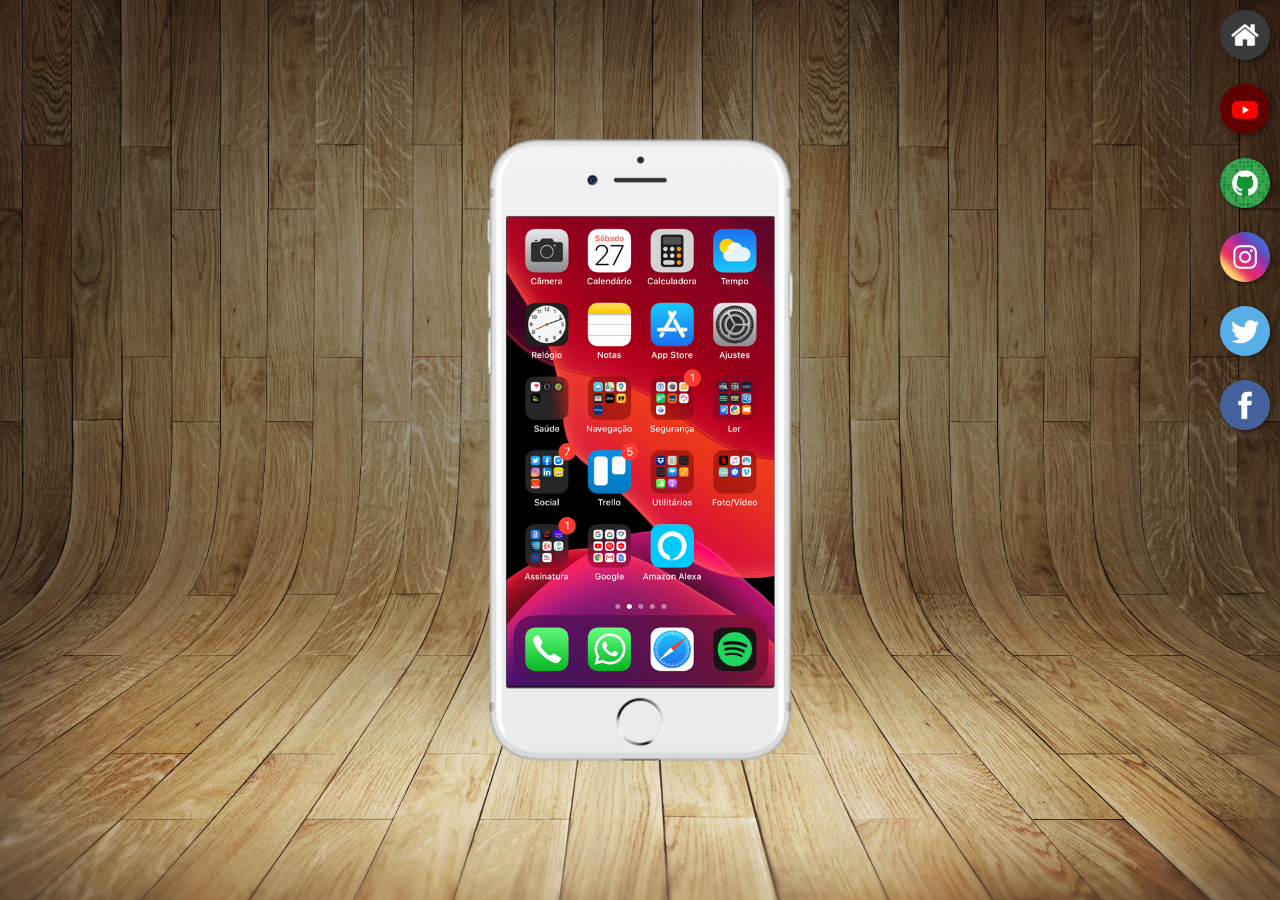
<file: index.html>
<!DOCTYPE html>
<html lang="pt-br">
<head>
    <meta charset="UTF-8">
    <meta name="viewport" content="width=device-width, initial-scale=1.0">
    <title>Projeto Android</title>
    <link rel="shortcut icon" href="pacote-d013/desafio13/pacote-d013/favicon.ico" type="image/x-icon">
    <link rel="stylesheet" href="estilo/style.css">
</head>
<body>
    <main>
        <section id="telefone">
            <iframe src="home.html" frameborder="0" name="tela" id="tela">
                <p>Seu Navegador não é compatível</p>
            </iframe>
        </section>
        <section id="redes-sociais">
            <a href="home.html" target="tela"><img src="pacote-d013/desafio13/pacote-d013/imagens/logo-home.jpg" alt="home"></a> <br>
            <a href="youtube.html" target="tela"><img src="pacote-d013/desafio13/pacote-d013/imagens/logo-youtube.jpg" alt="youtube"></a> <br>
            <a href="github.html" target="tela"><img src="pacote-d013/desafio13/pacote-d013/imagens/logo-github.jpg" alt="github"></a> <br>
            <a href="instagram.html" target="tela"><img src="pacote-d013/desafio13/pacote-d013/imagens/logo-instagram.jpg" alt="instagram"></a> <br>
            <a href="twitter.html" target="tela"><img src="pacote-d013/desafio13/pacote-d013/imagens/logo-twitter.jpg" alt="twitter"></a> <br>
            <a href="facebook.html" target="tela"><img src="pacote-d013/desafio13/pacote-d013/imagens/logo-facebook.jpg" alt="facebook"></a>
        </section>
    </main>
</body>
</html>
</file>
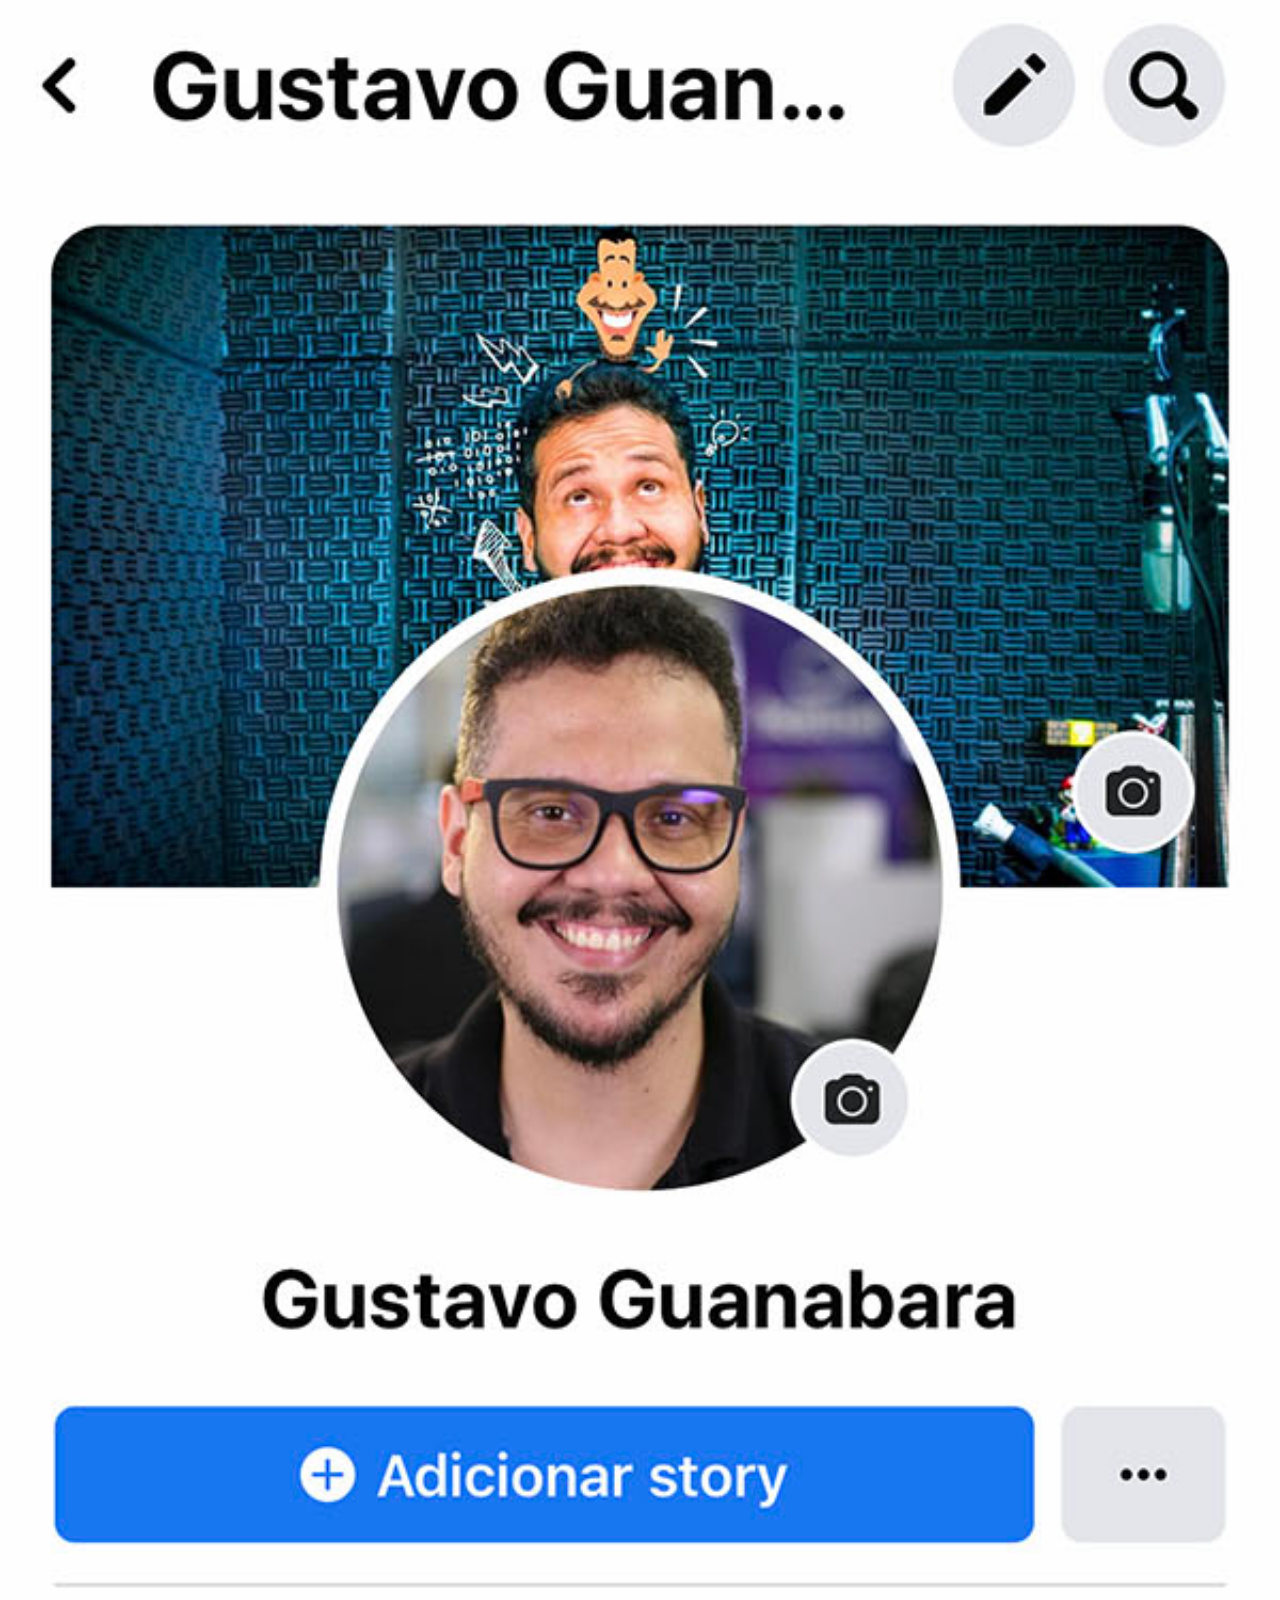
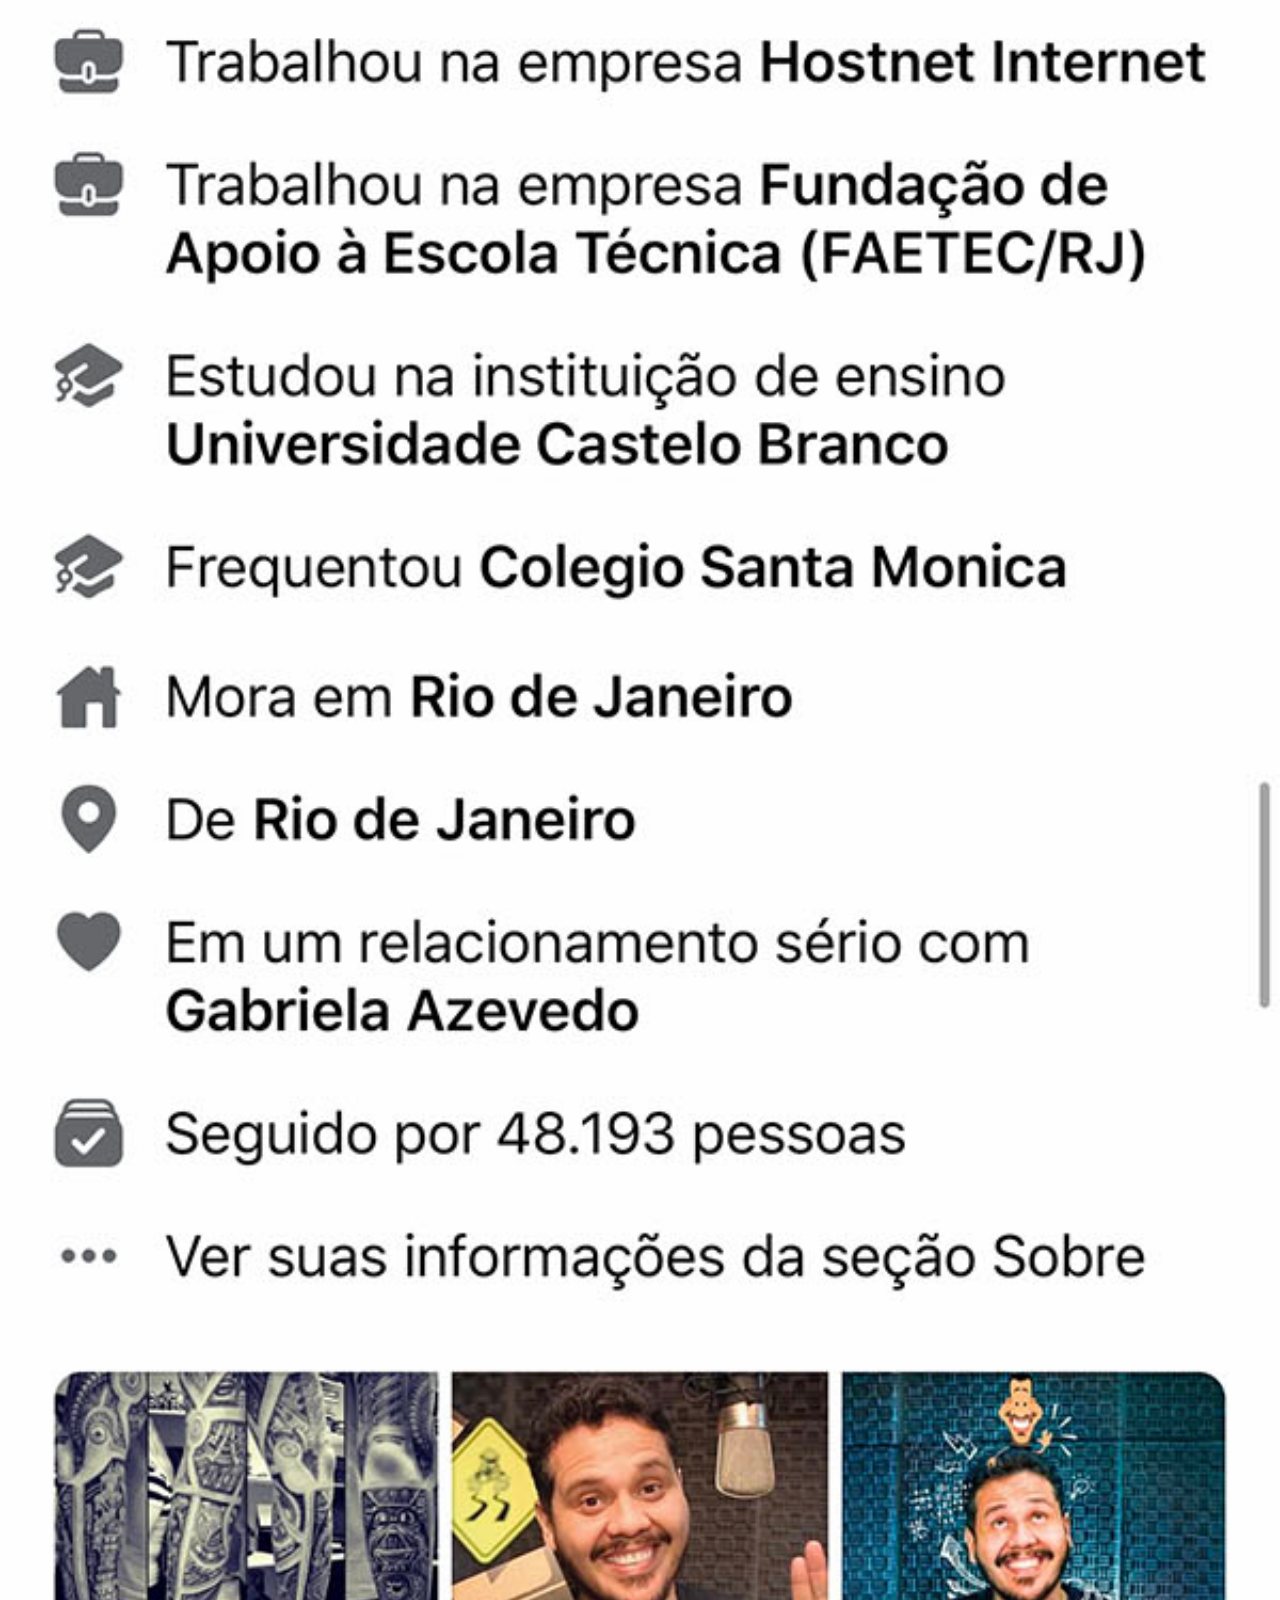
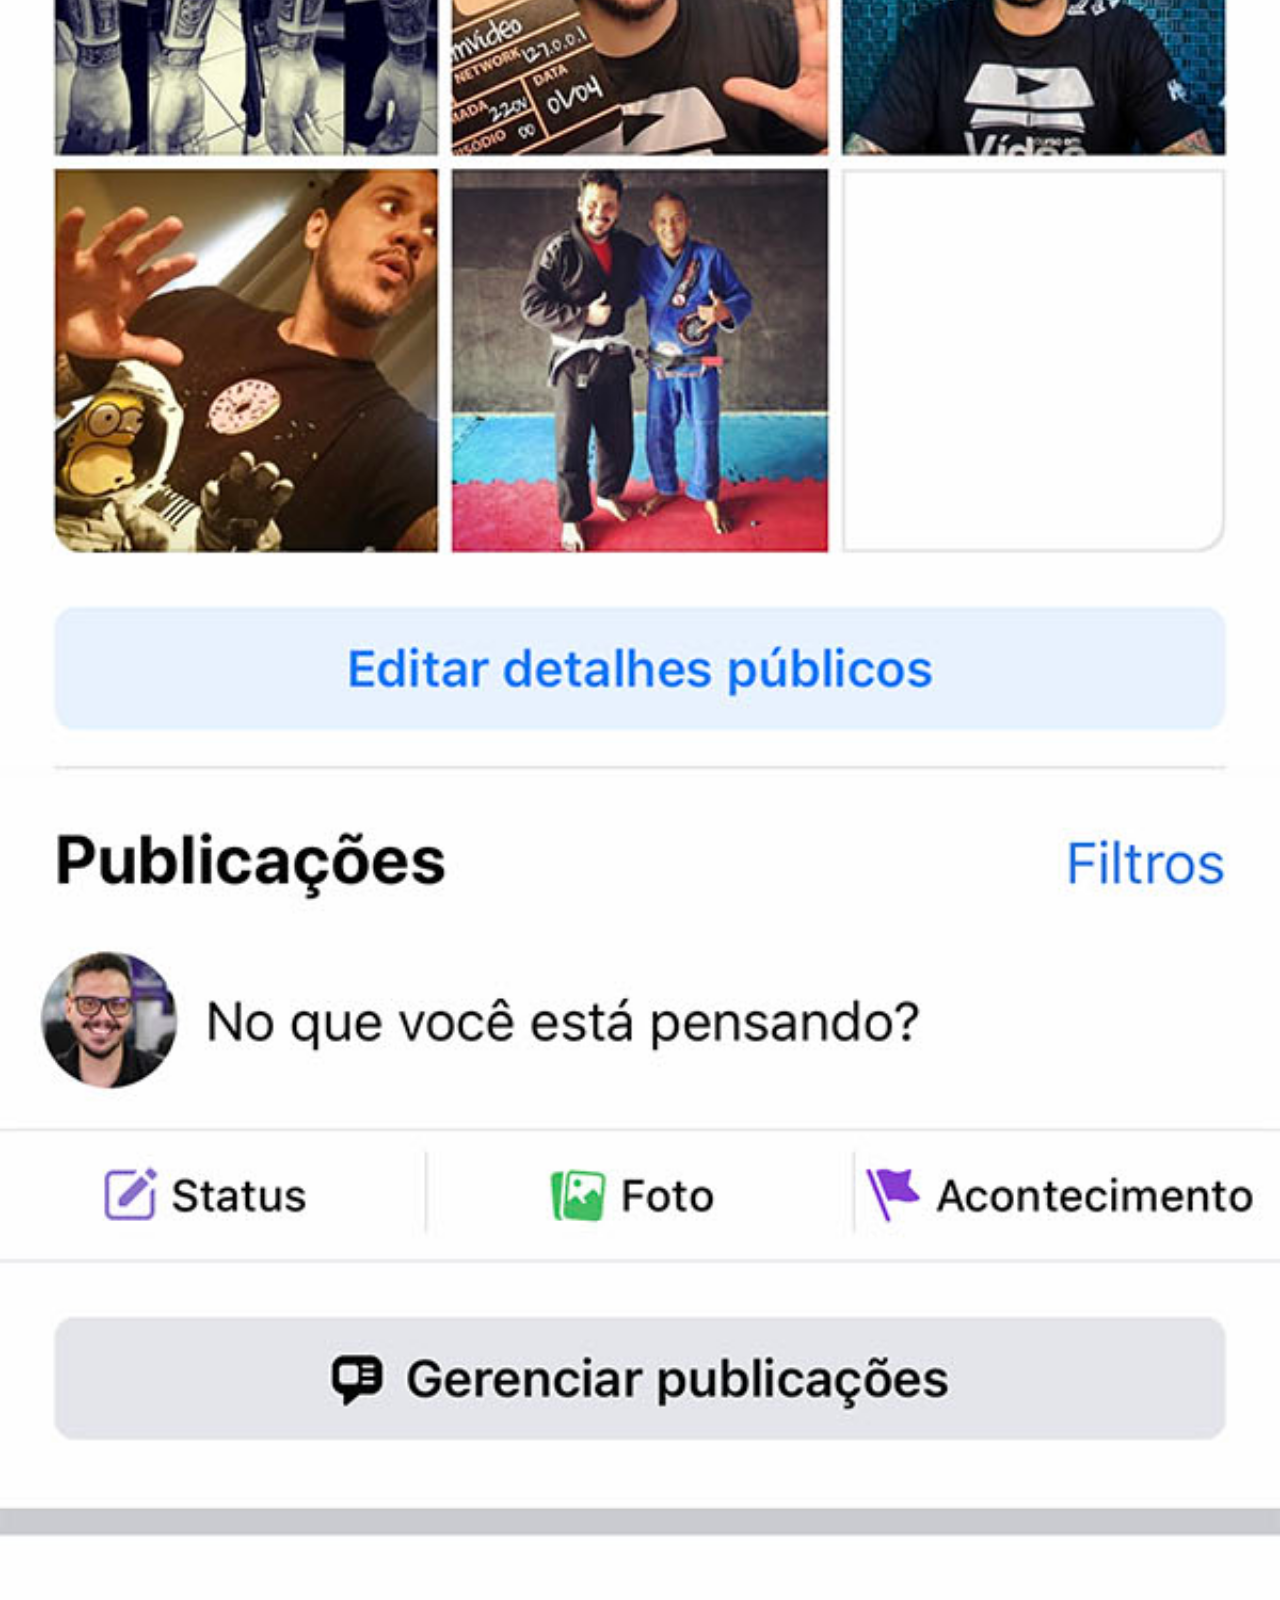
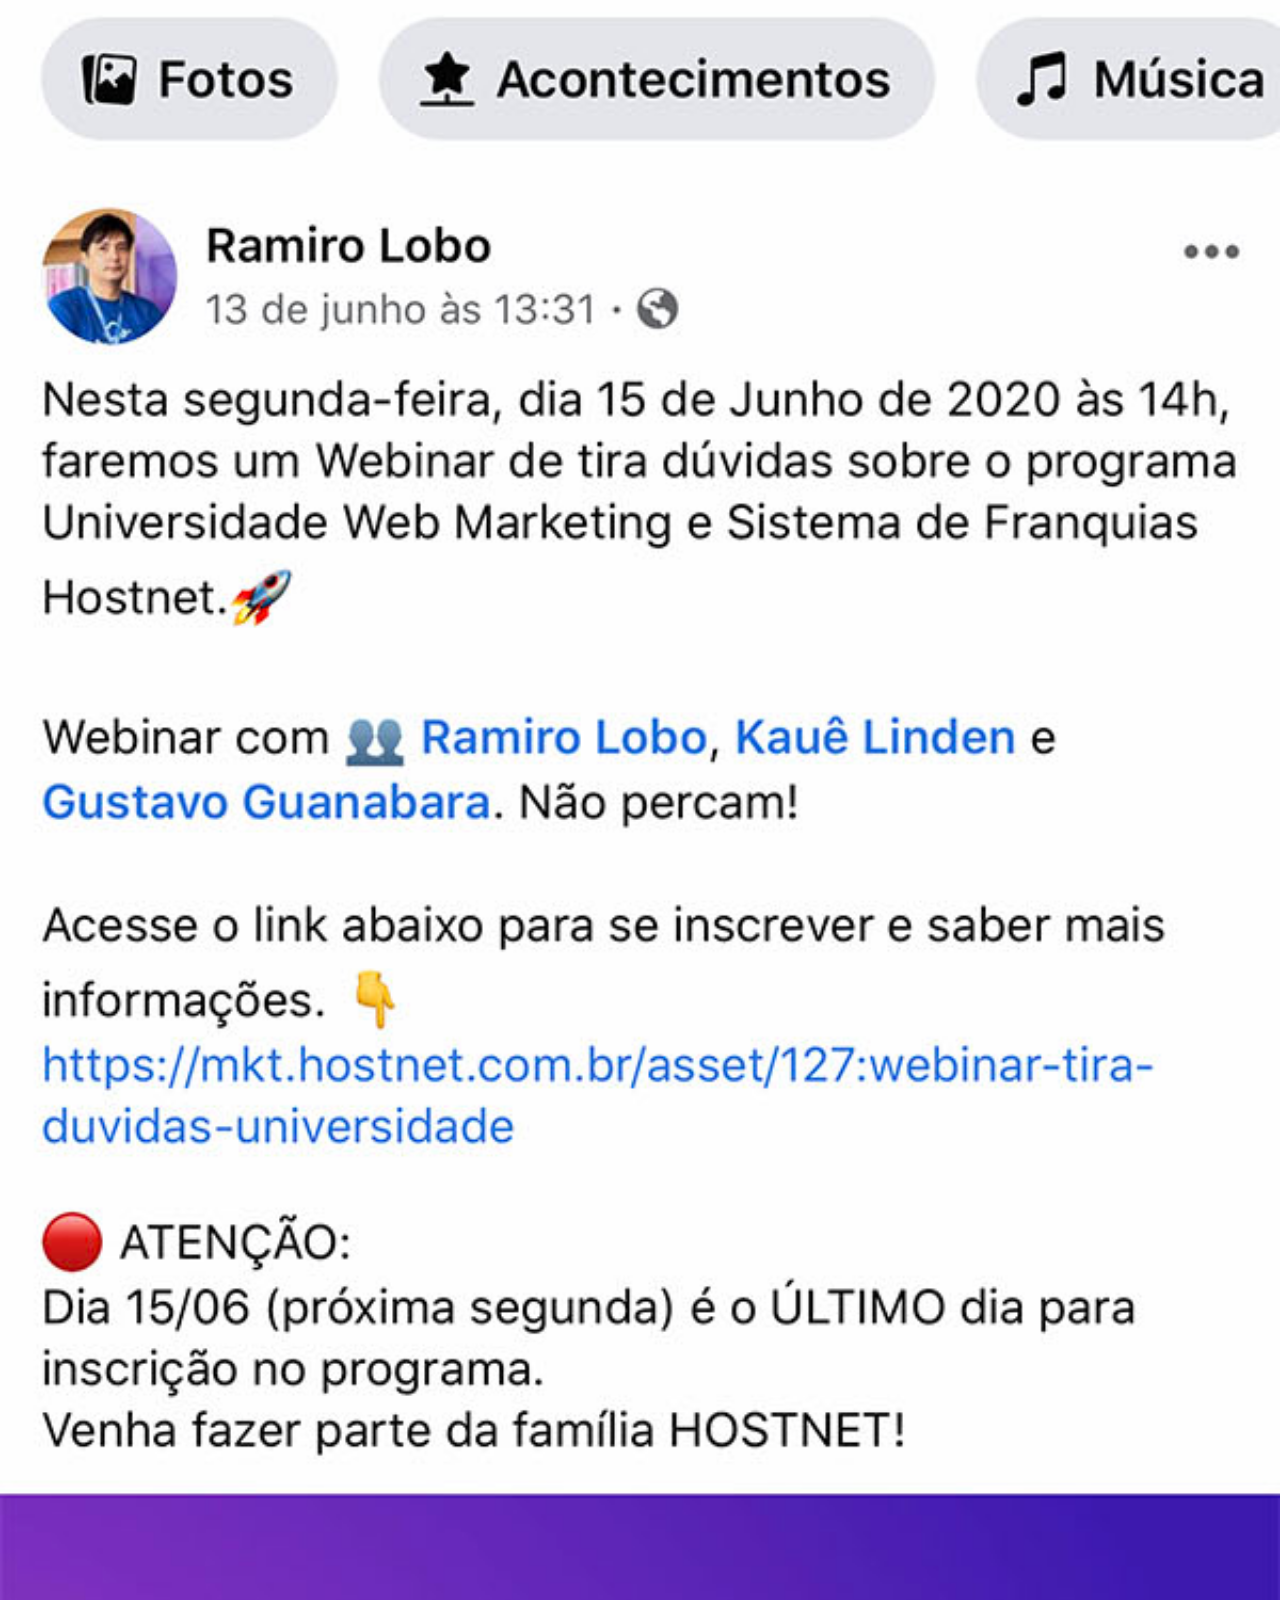
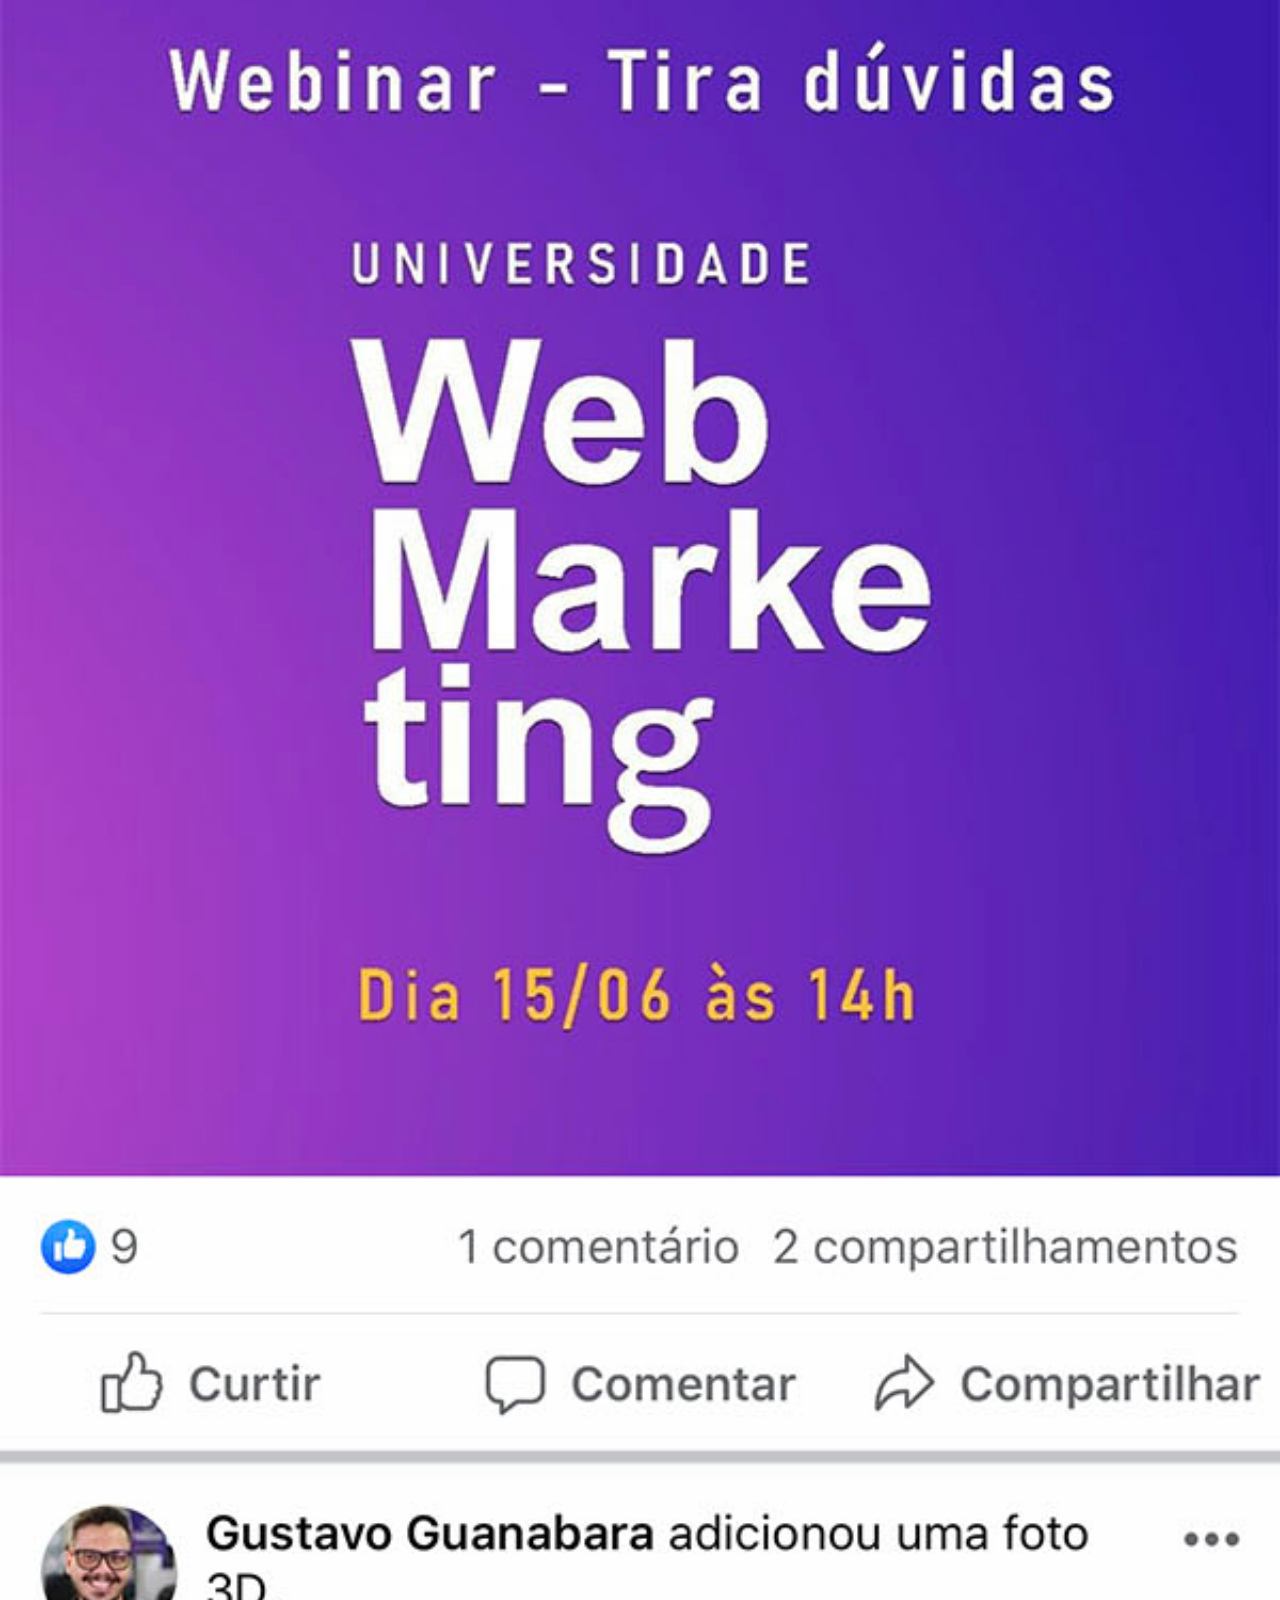
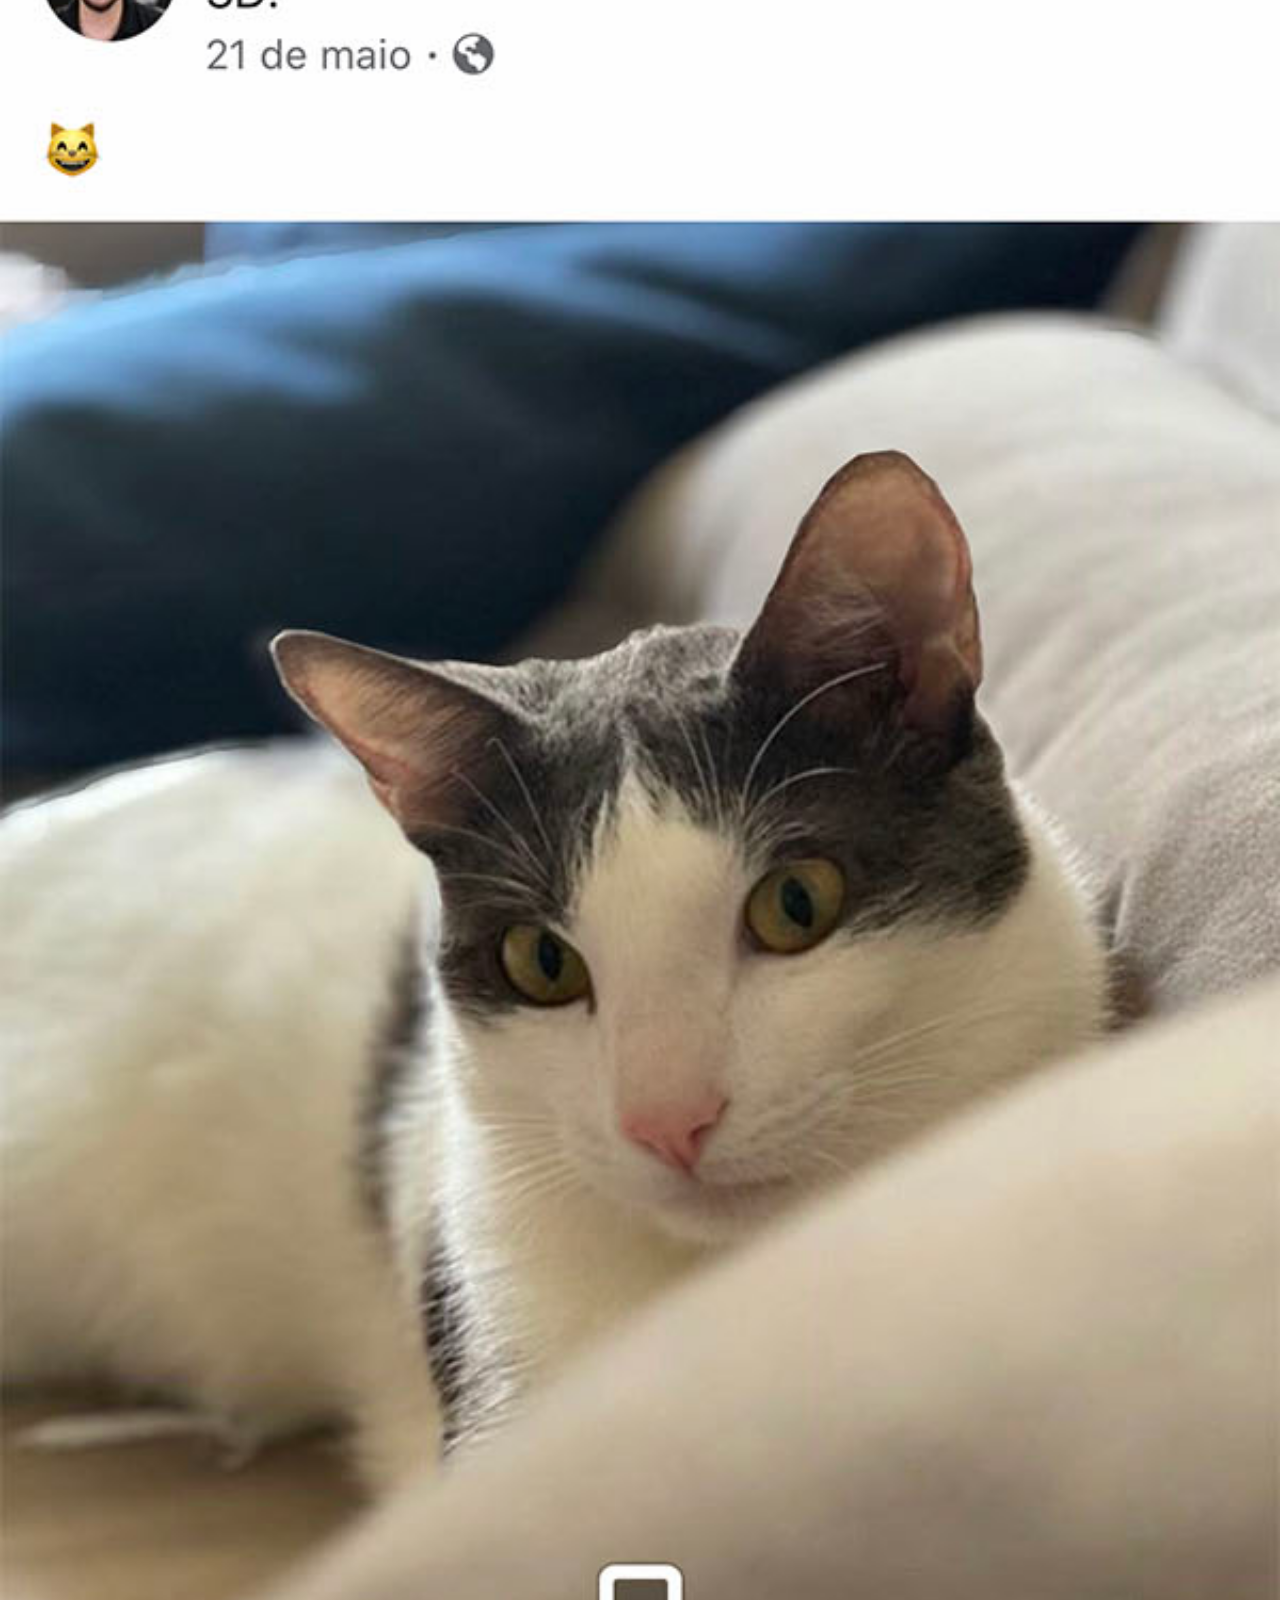
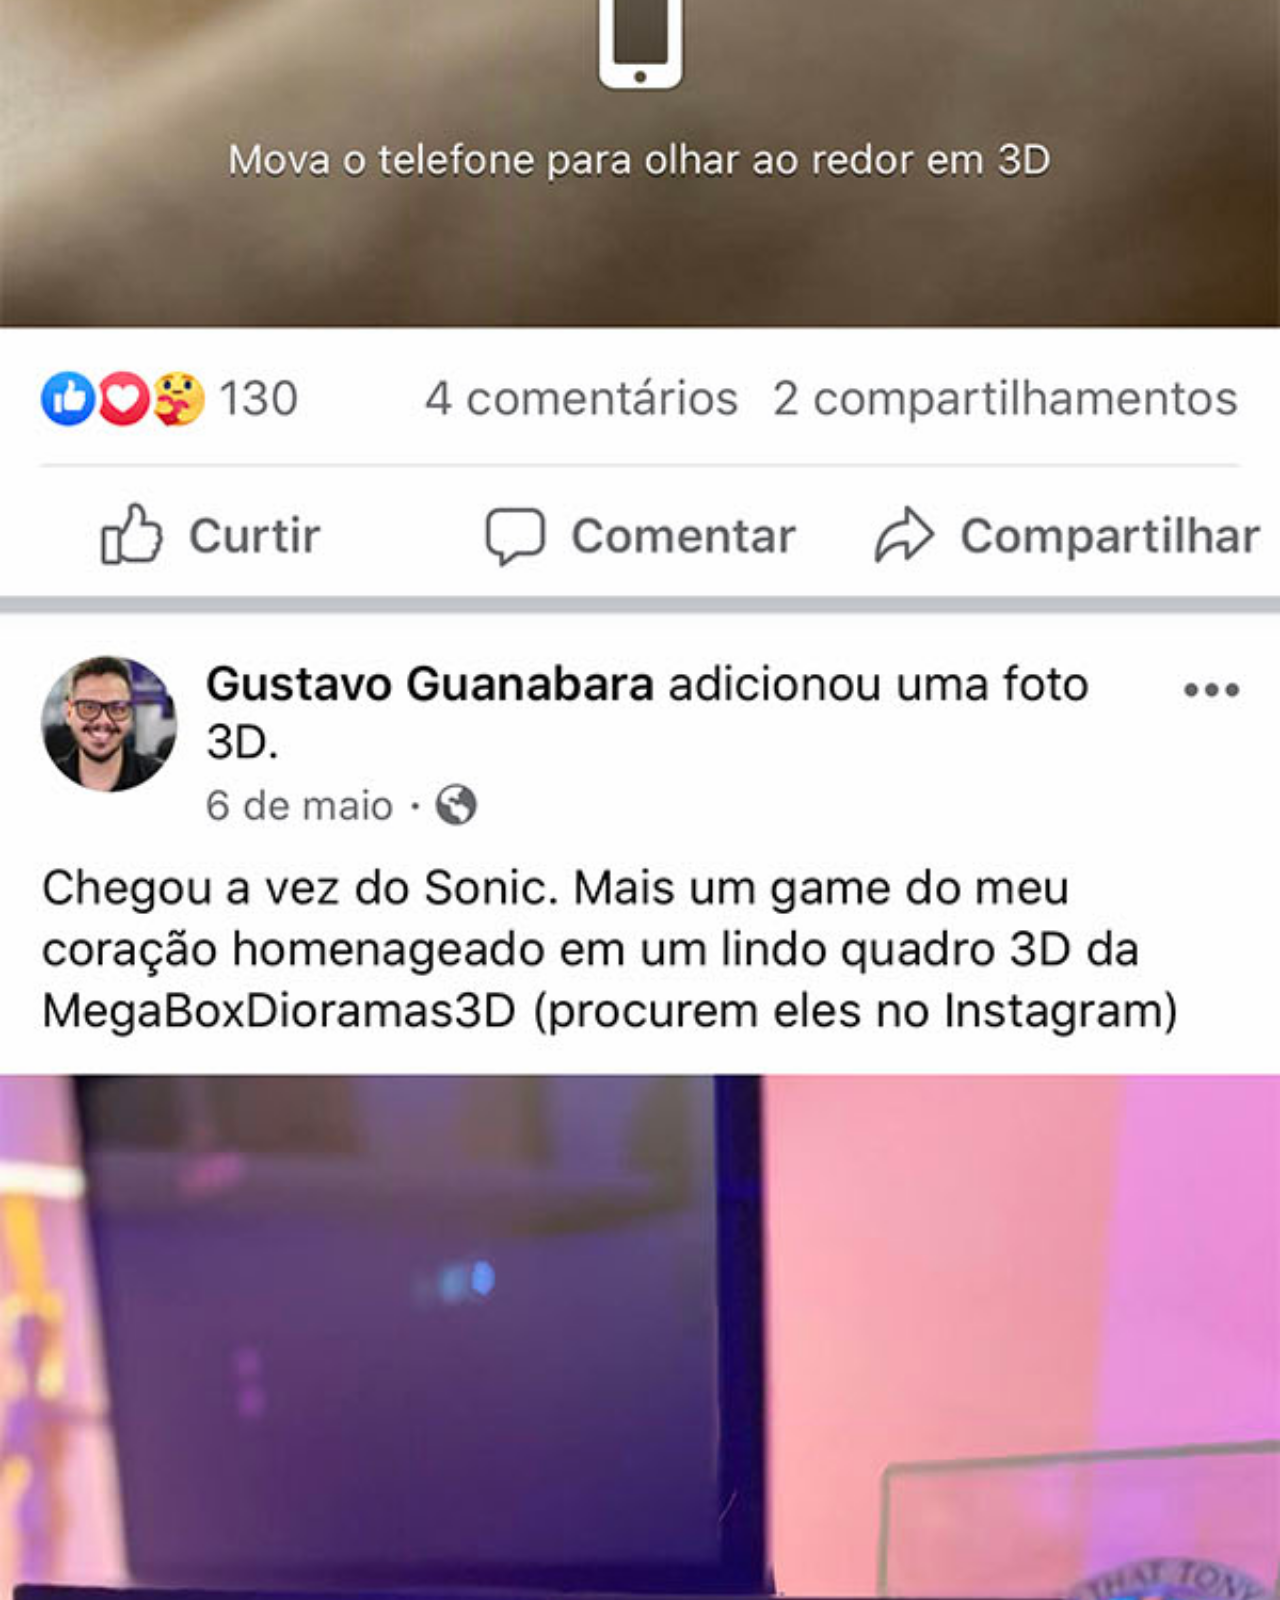
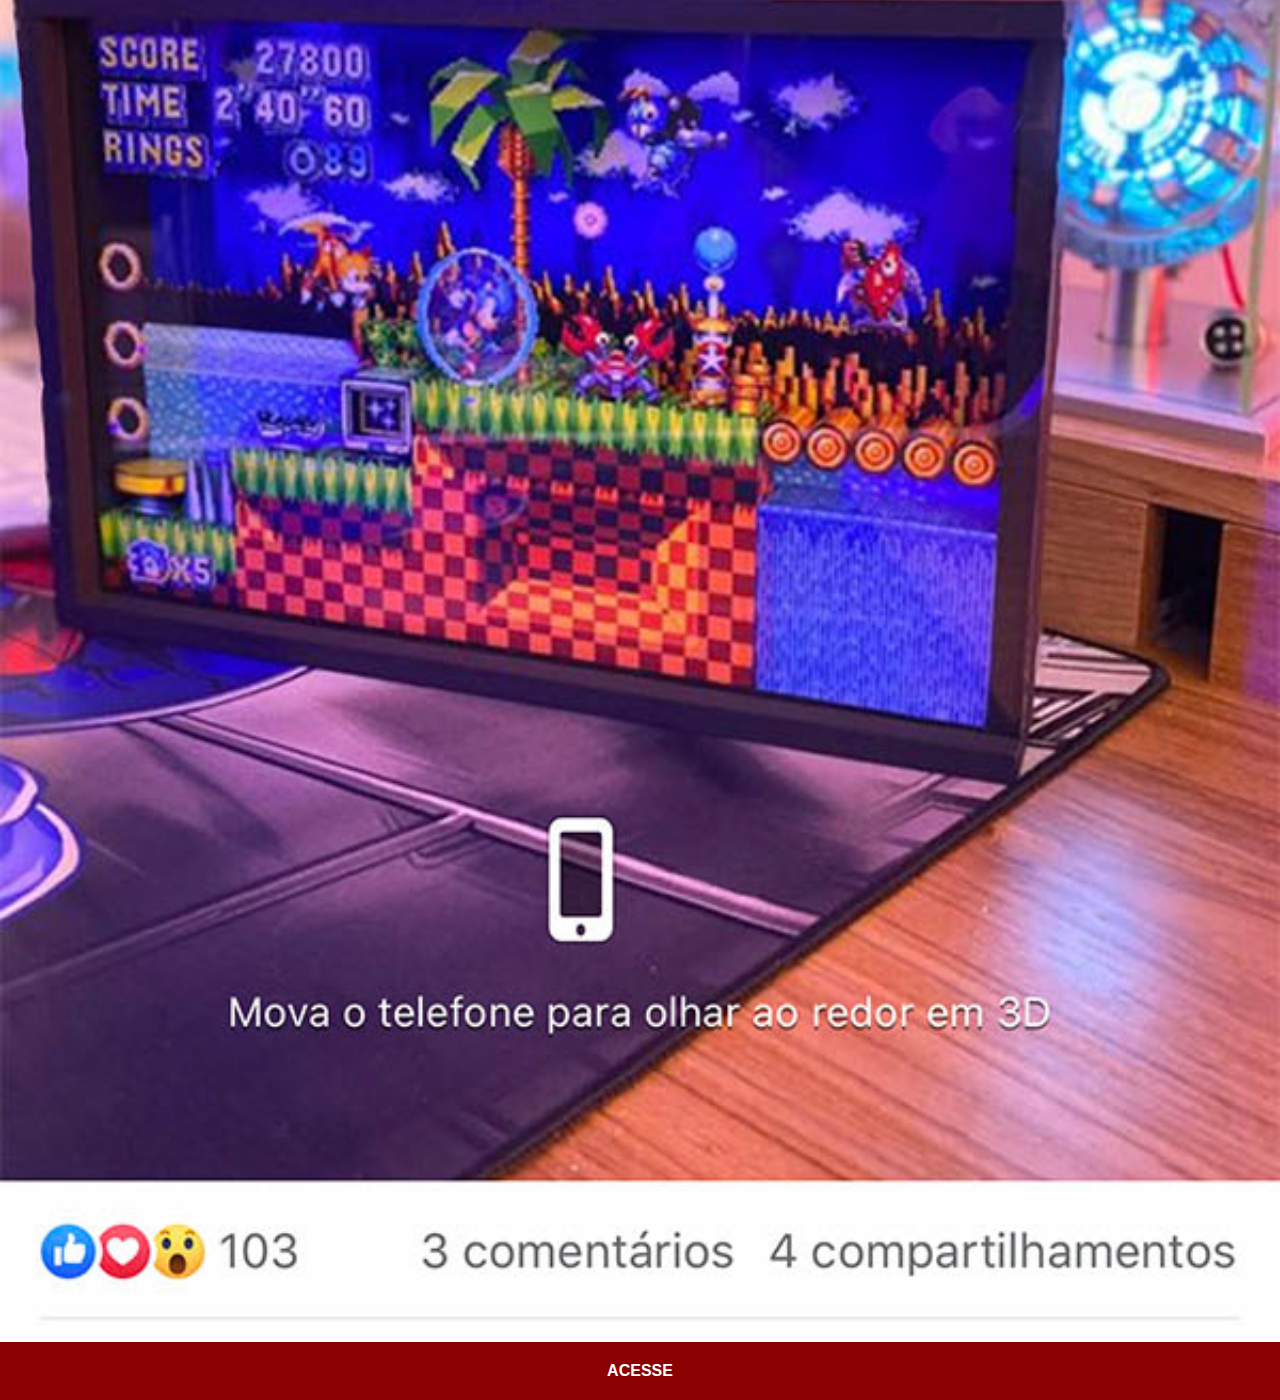
<file: facebook.html>
<!DOCTYPE html>
<html lang="pt-br">
<head>
    <meta charset="UTF-8">
    <meta name="viewport" content="width=device-width, initial-scale=1.0">
    <title>facebook</title>
    <link rel="stylesheet" href="estilo/social.css">
</head>
<body>
    <img src="pacote-d013/desafio13/pacote-d013/imagens/tela-facebook.jpg" alt="facebook">
    <a href="https://www.facebook.com/gustavoguanabara/" target="_blank">ACESSE</a>
</body>
</html>
</file>
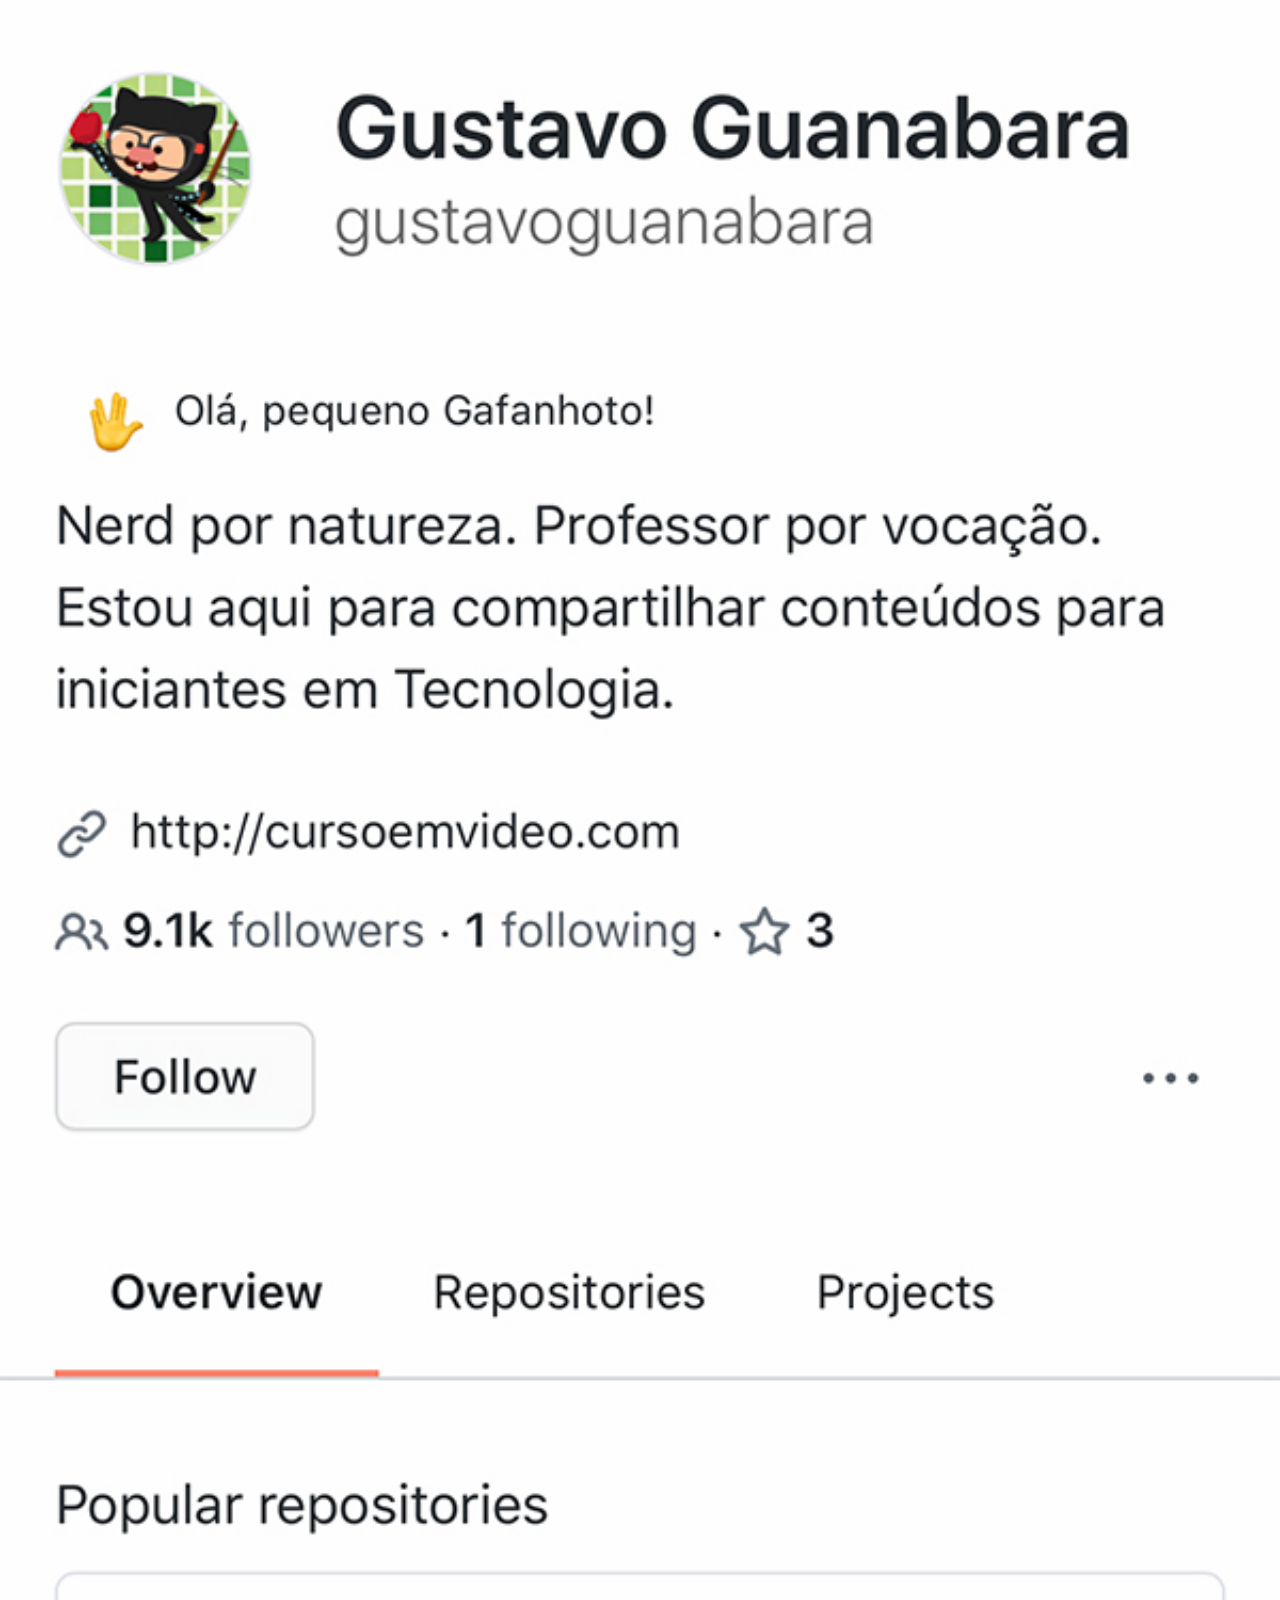
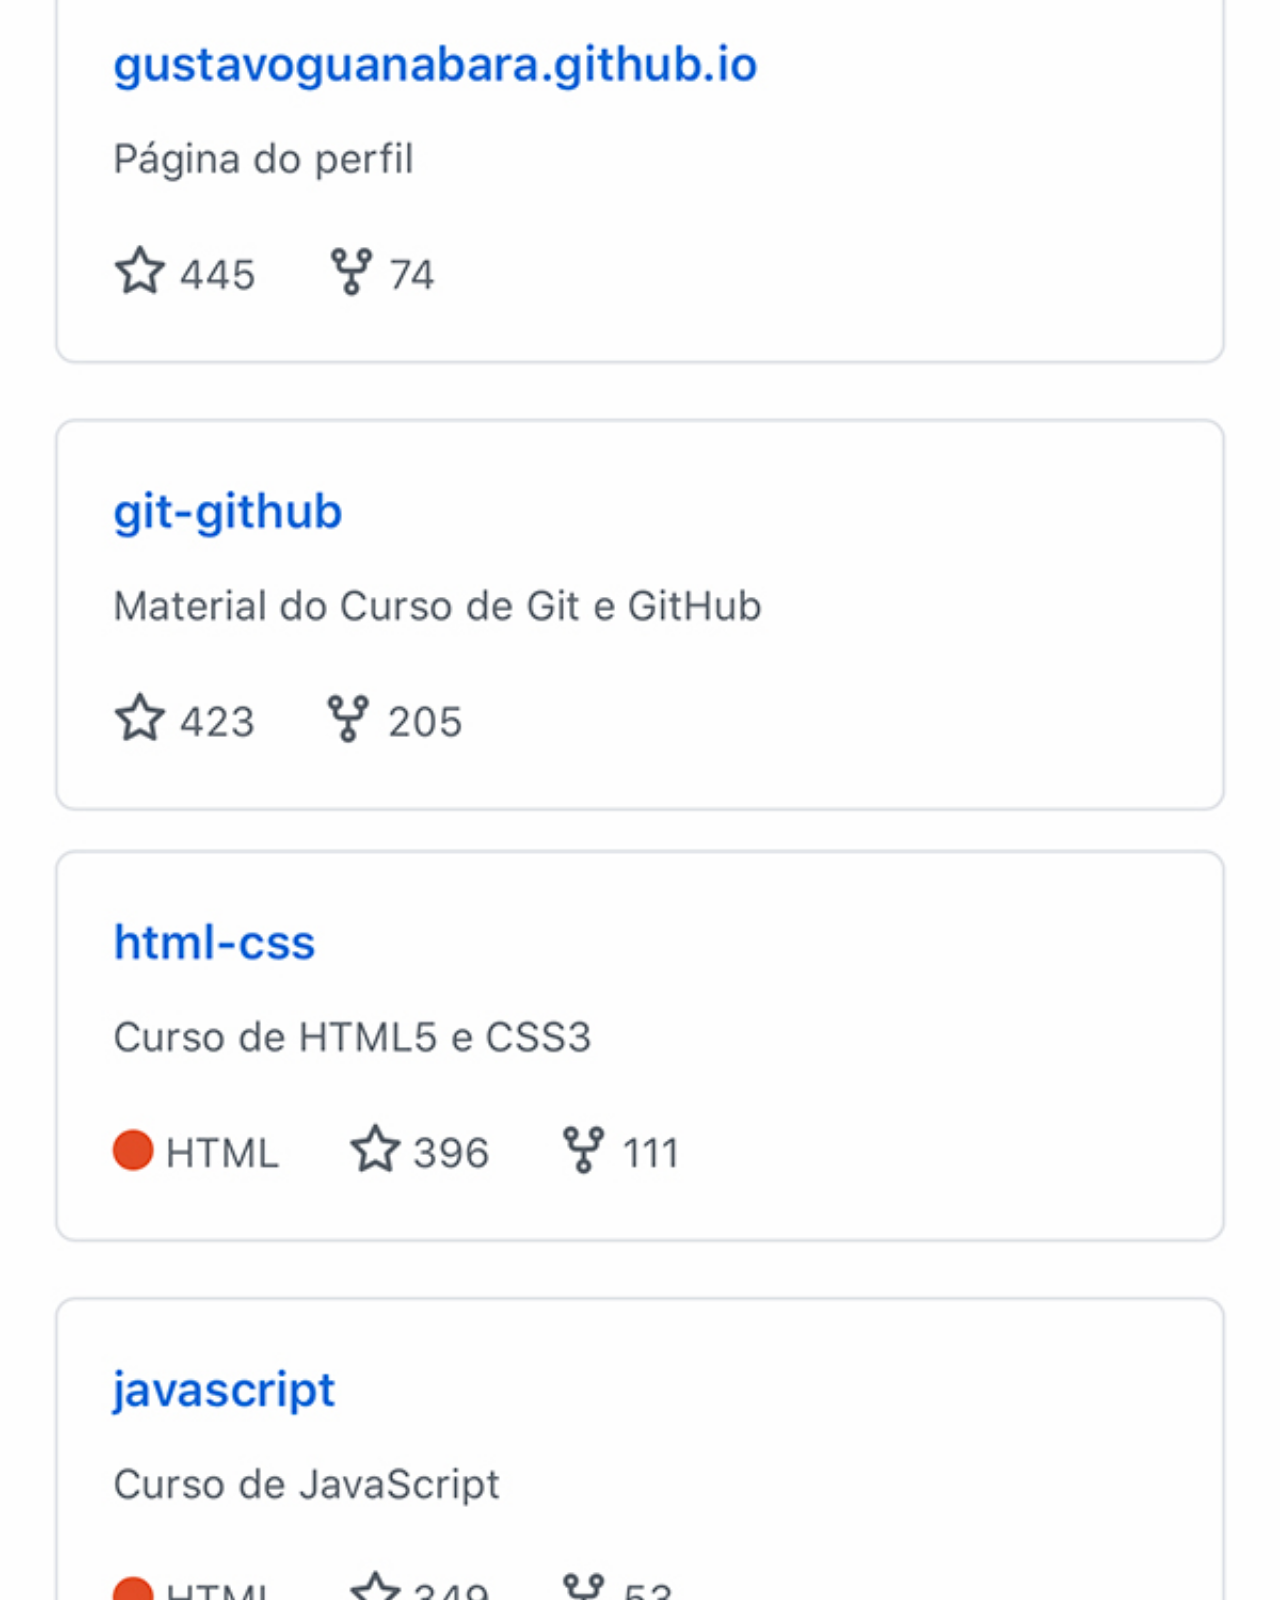
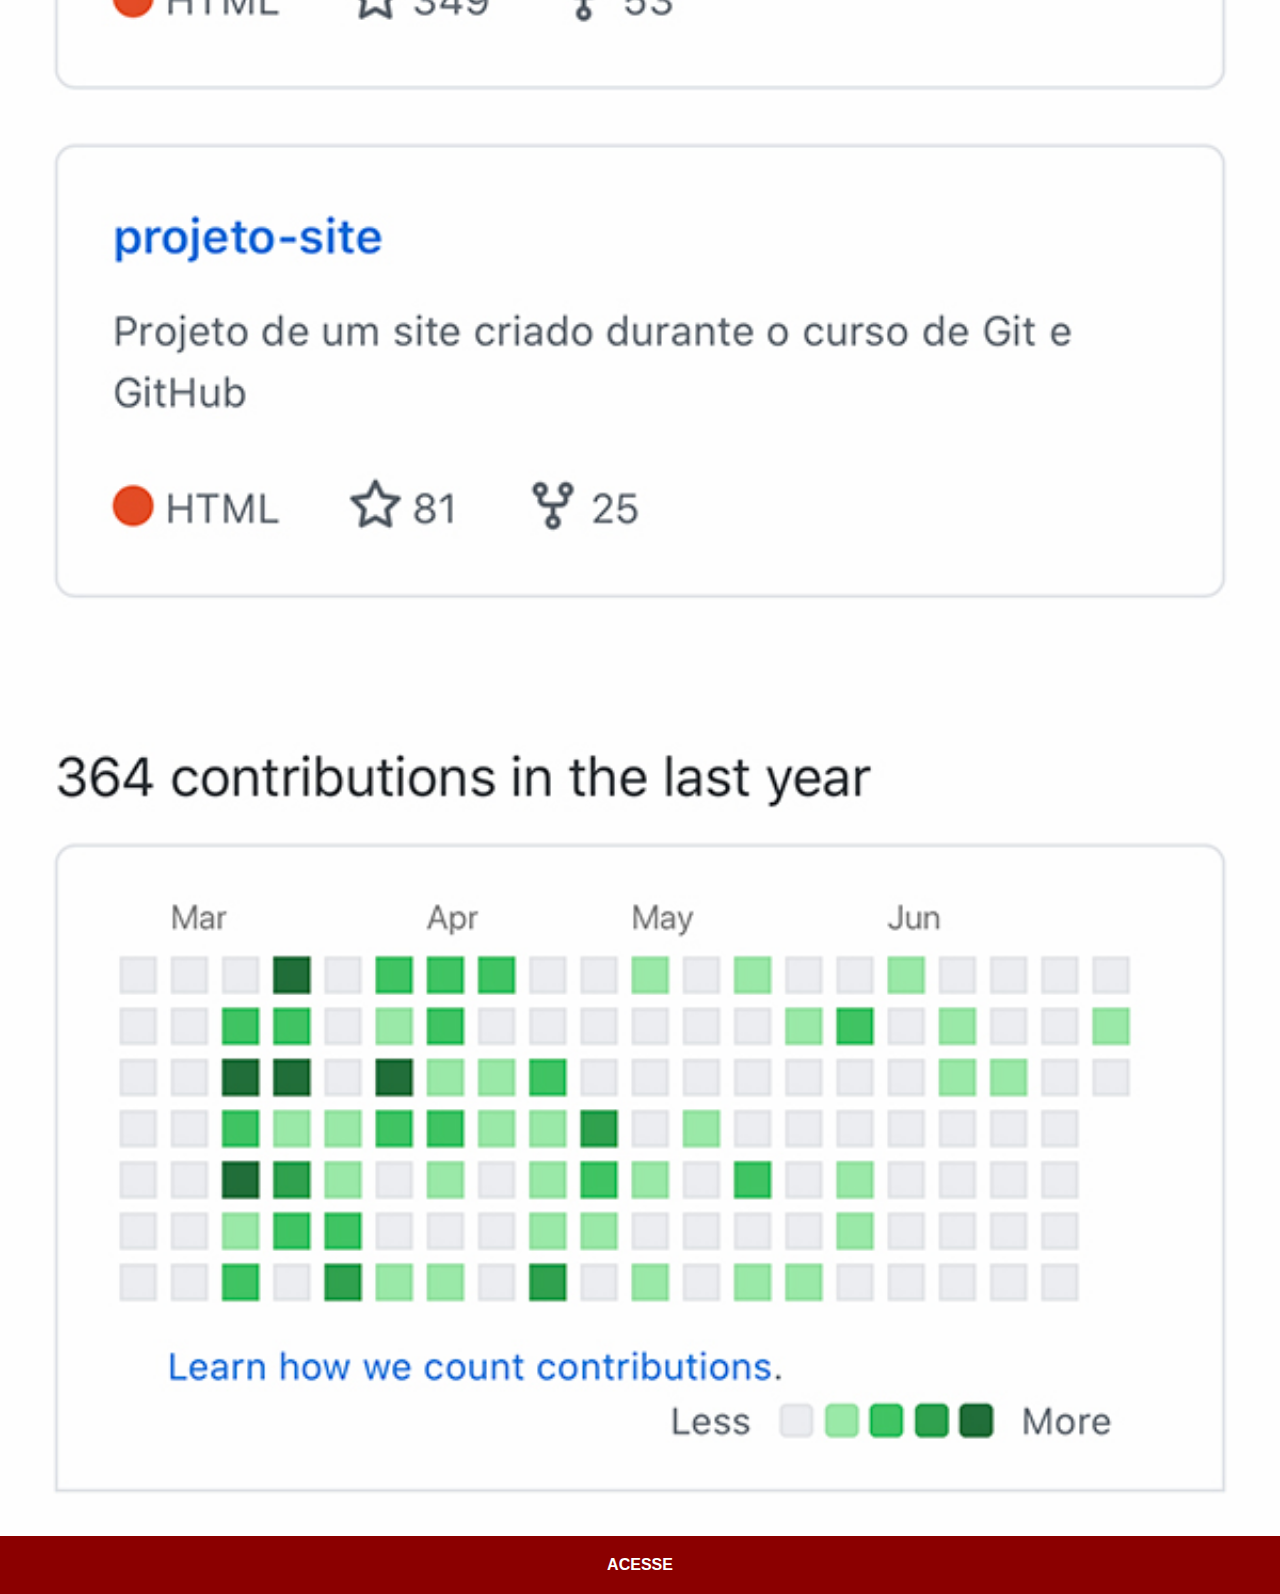
<file: github.html>
<!DOCTYPE html>
<html lang="pt-br">
<head>
    <meta charset="UTF-8">
    <meta name="viewport" content="width=device-width, initial-scale=1.0">
    <title>Github</title>
    <link rel="stylesheet" href="estilo/social.css">
</head>
<body>
    <img src="pacote-d013/desafio13/pacote-d013/imagens/tela-github.jpg" alt="Github">
    <a href="https://github.com/gustavoguanabara/" target="_blank">ACESSE</a>
</body>
</html>
</file>
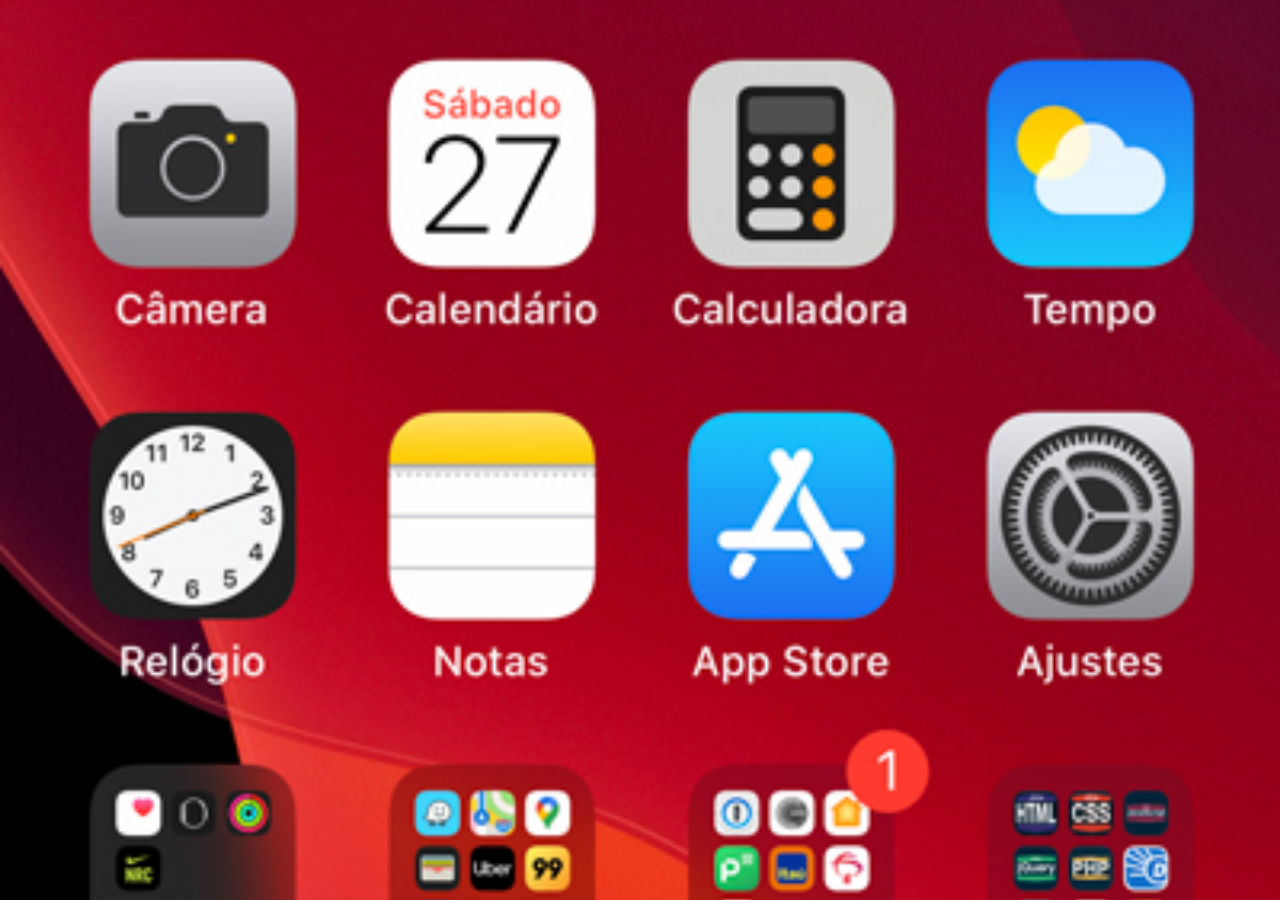
<file: home.html>
<!DOCTYPE html>
<html lang="pt-br">
<head>
    <meta charset="UTF-8">
    <meta name="viewport" content="width=device-width, initial-scale=1.0">
    <title>Document</title>
</head>
<style>
    * {
        margin: 0px;
        padding: 0px;
    }

    body {
        width: 100vw;
        height: 100vh;
        background: black url('pacote-d013/desafio13/pacote-d013/imagens/tela-home.jpg') no-repeat top center;
        background-size: cover;
    }
</style>
<body>
    
</body>
</html>
</file>
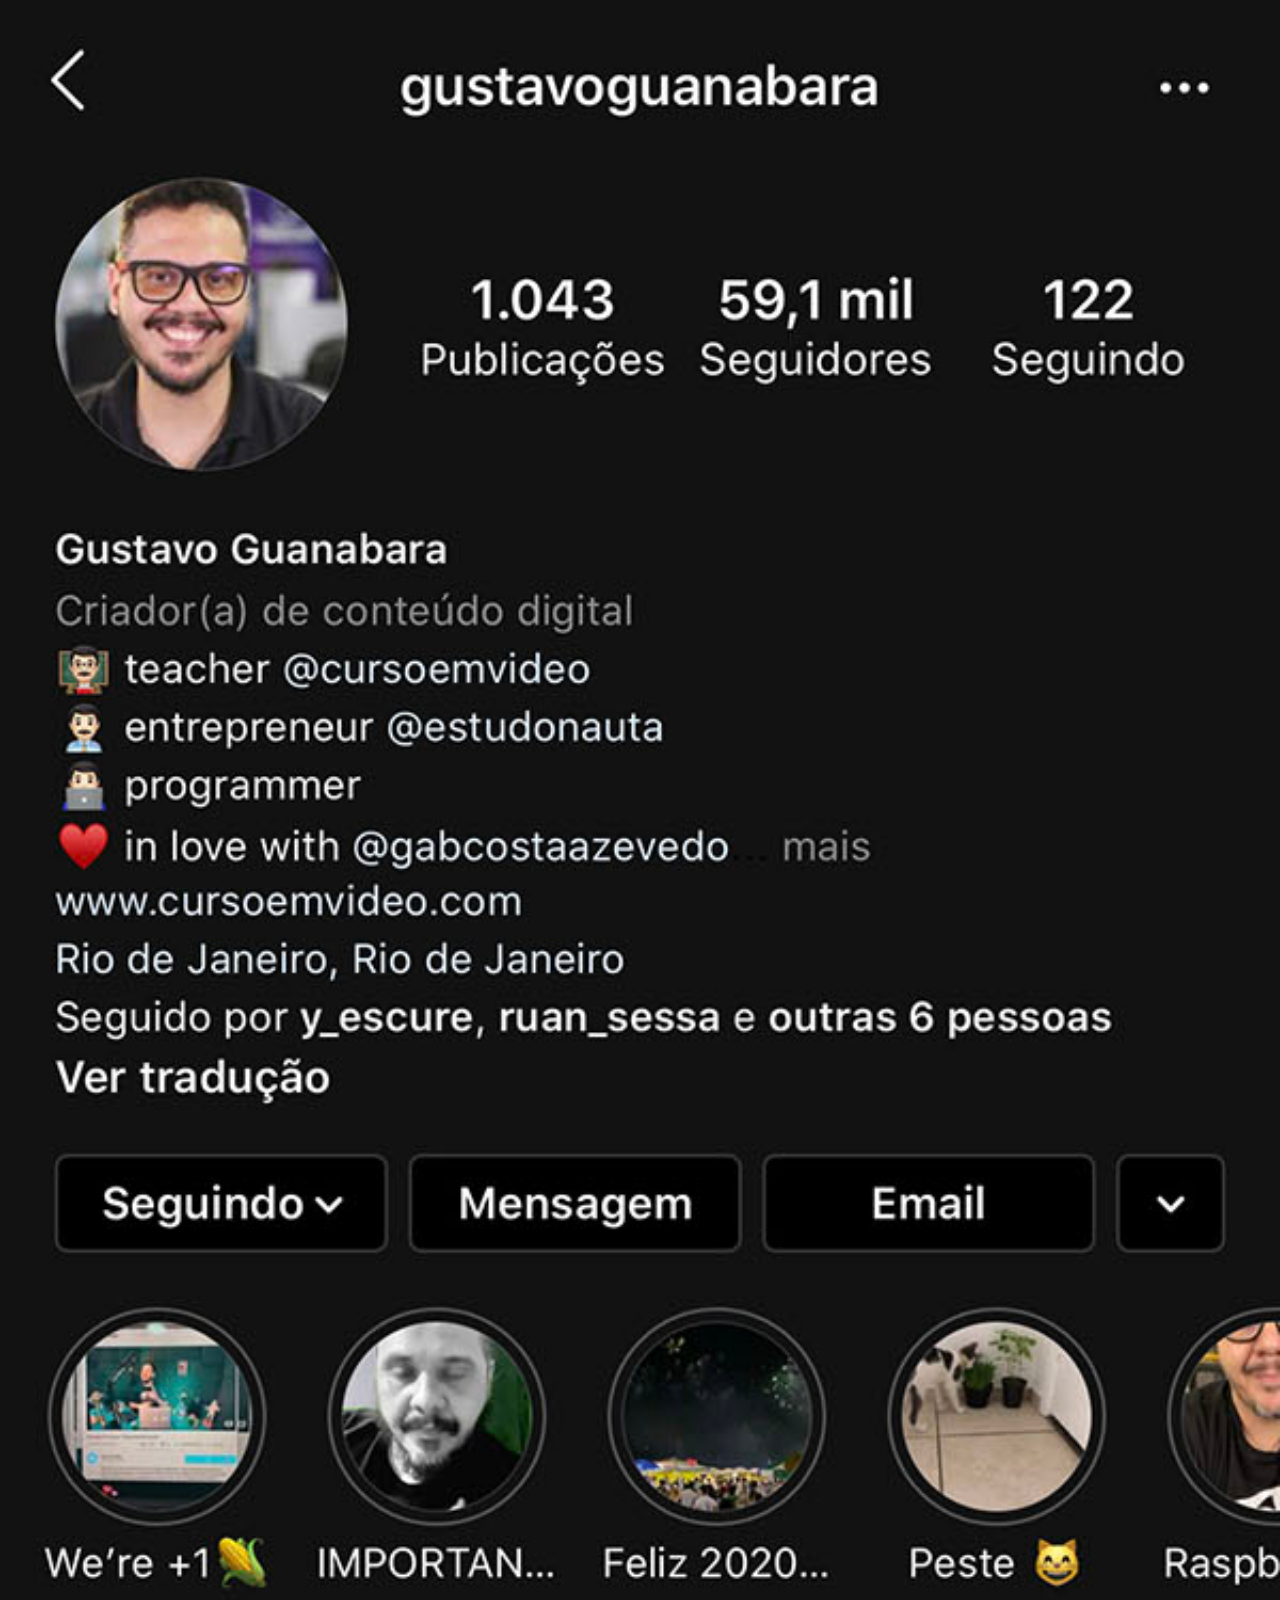
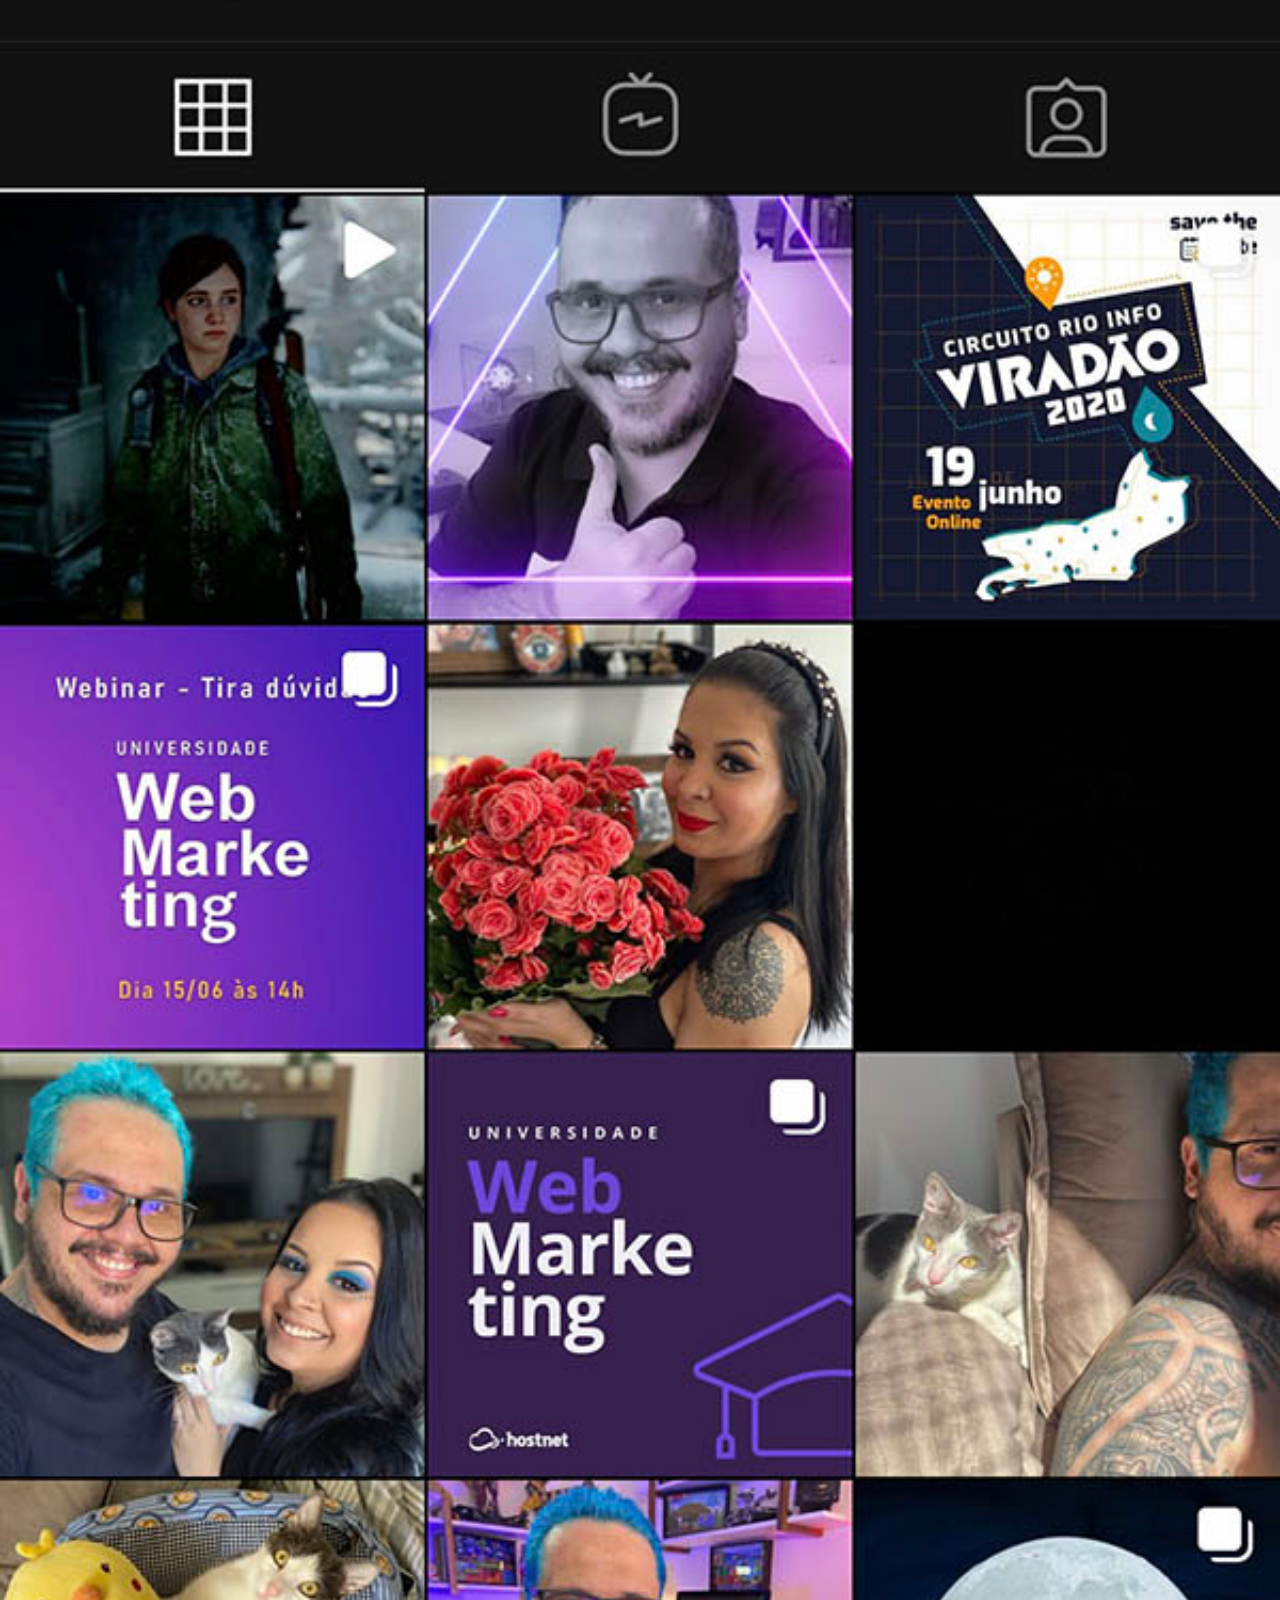
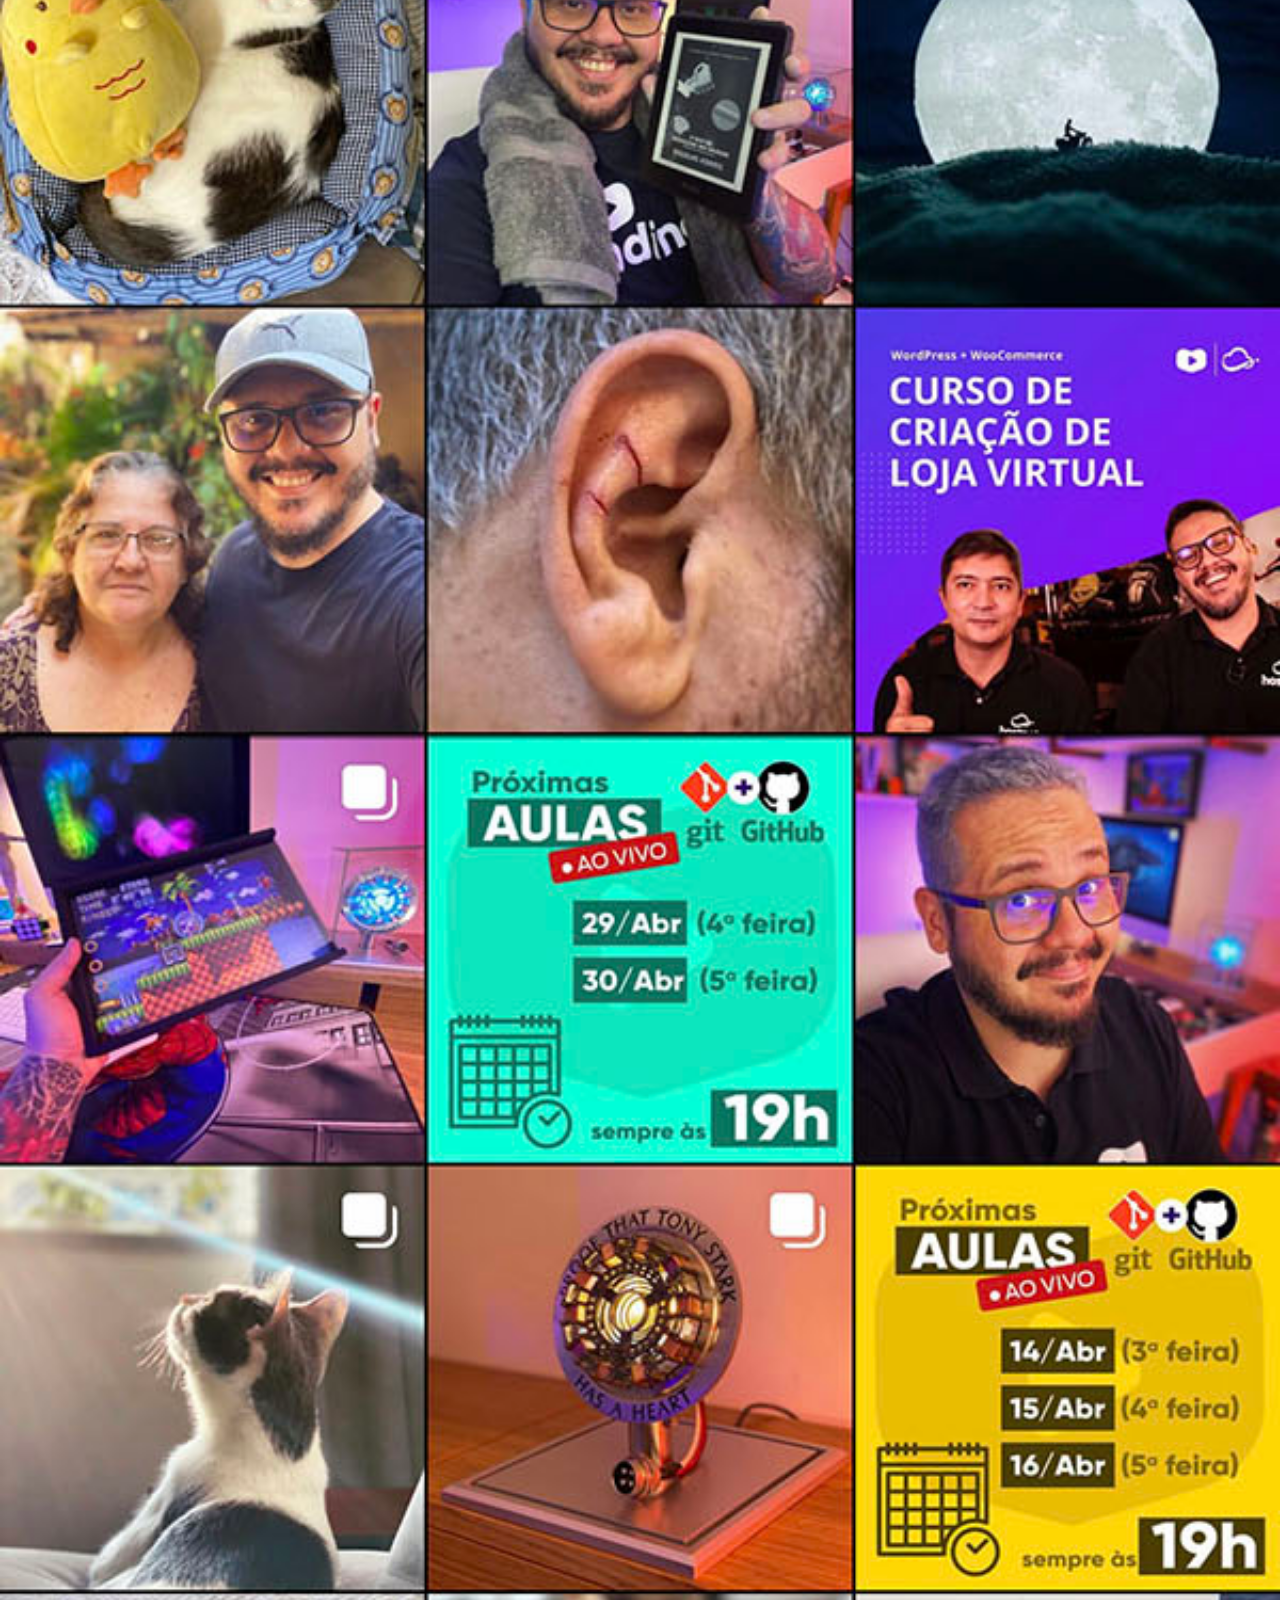
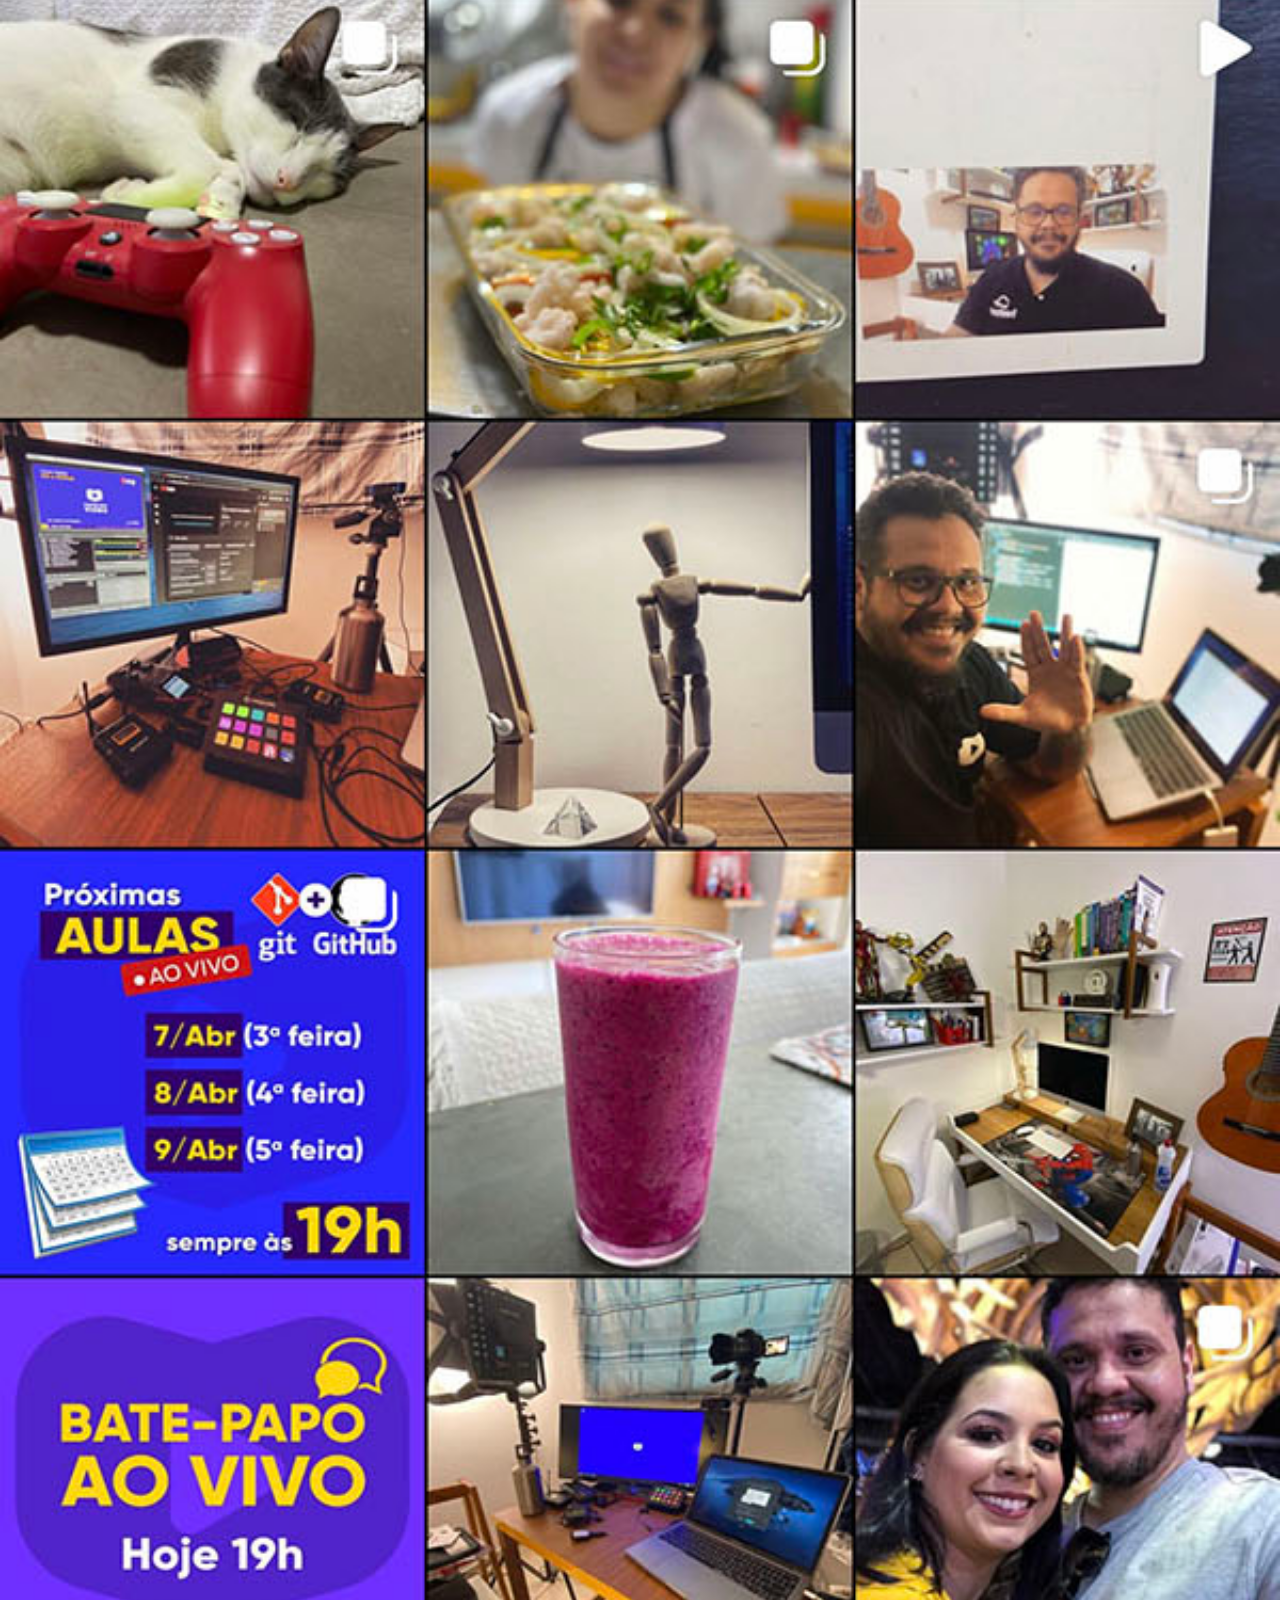
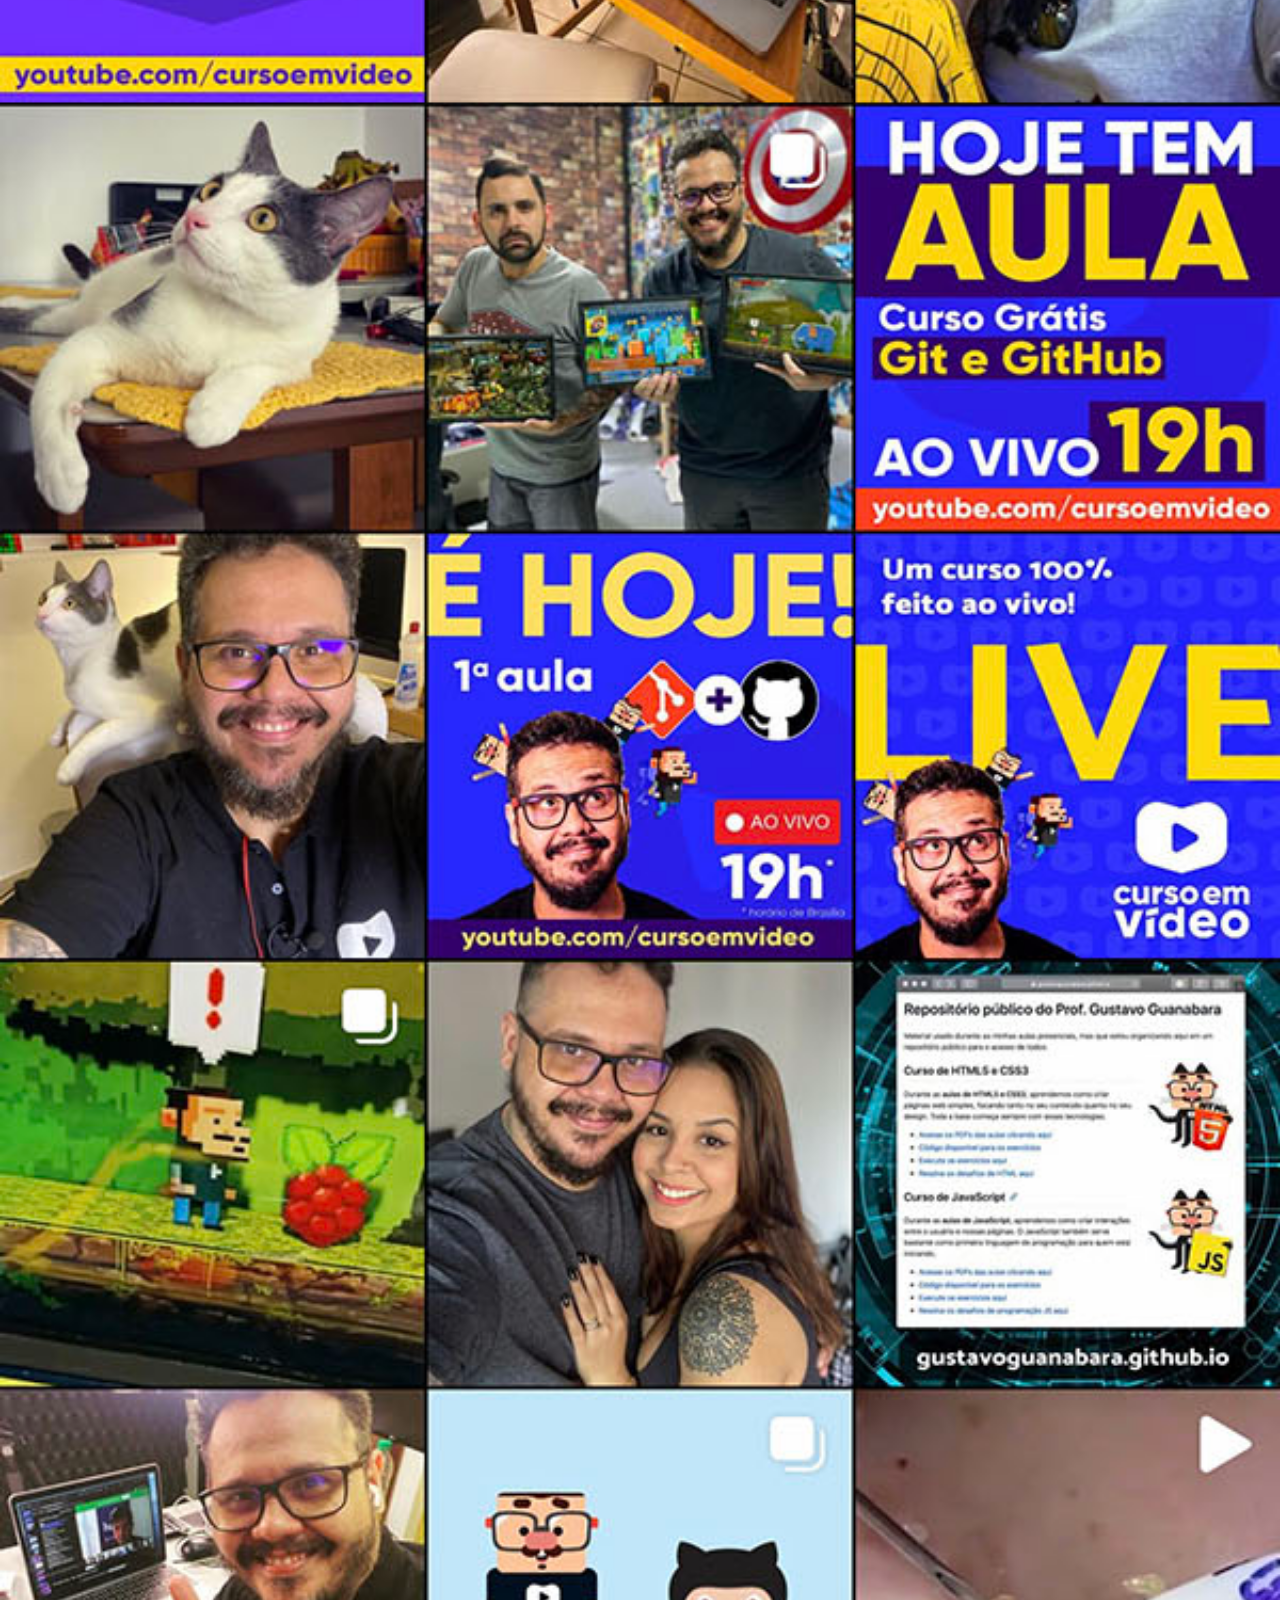
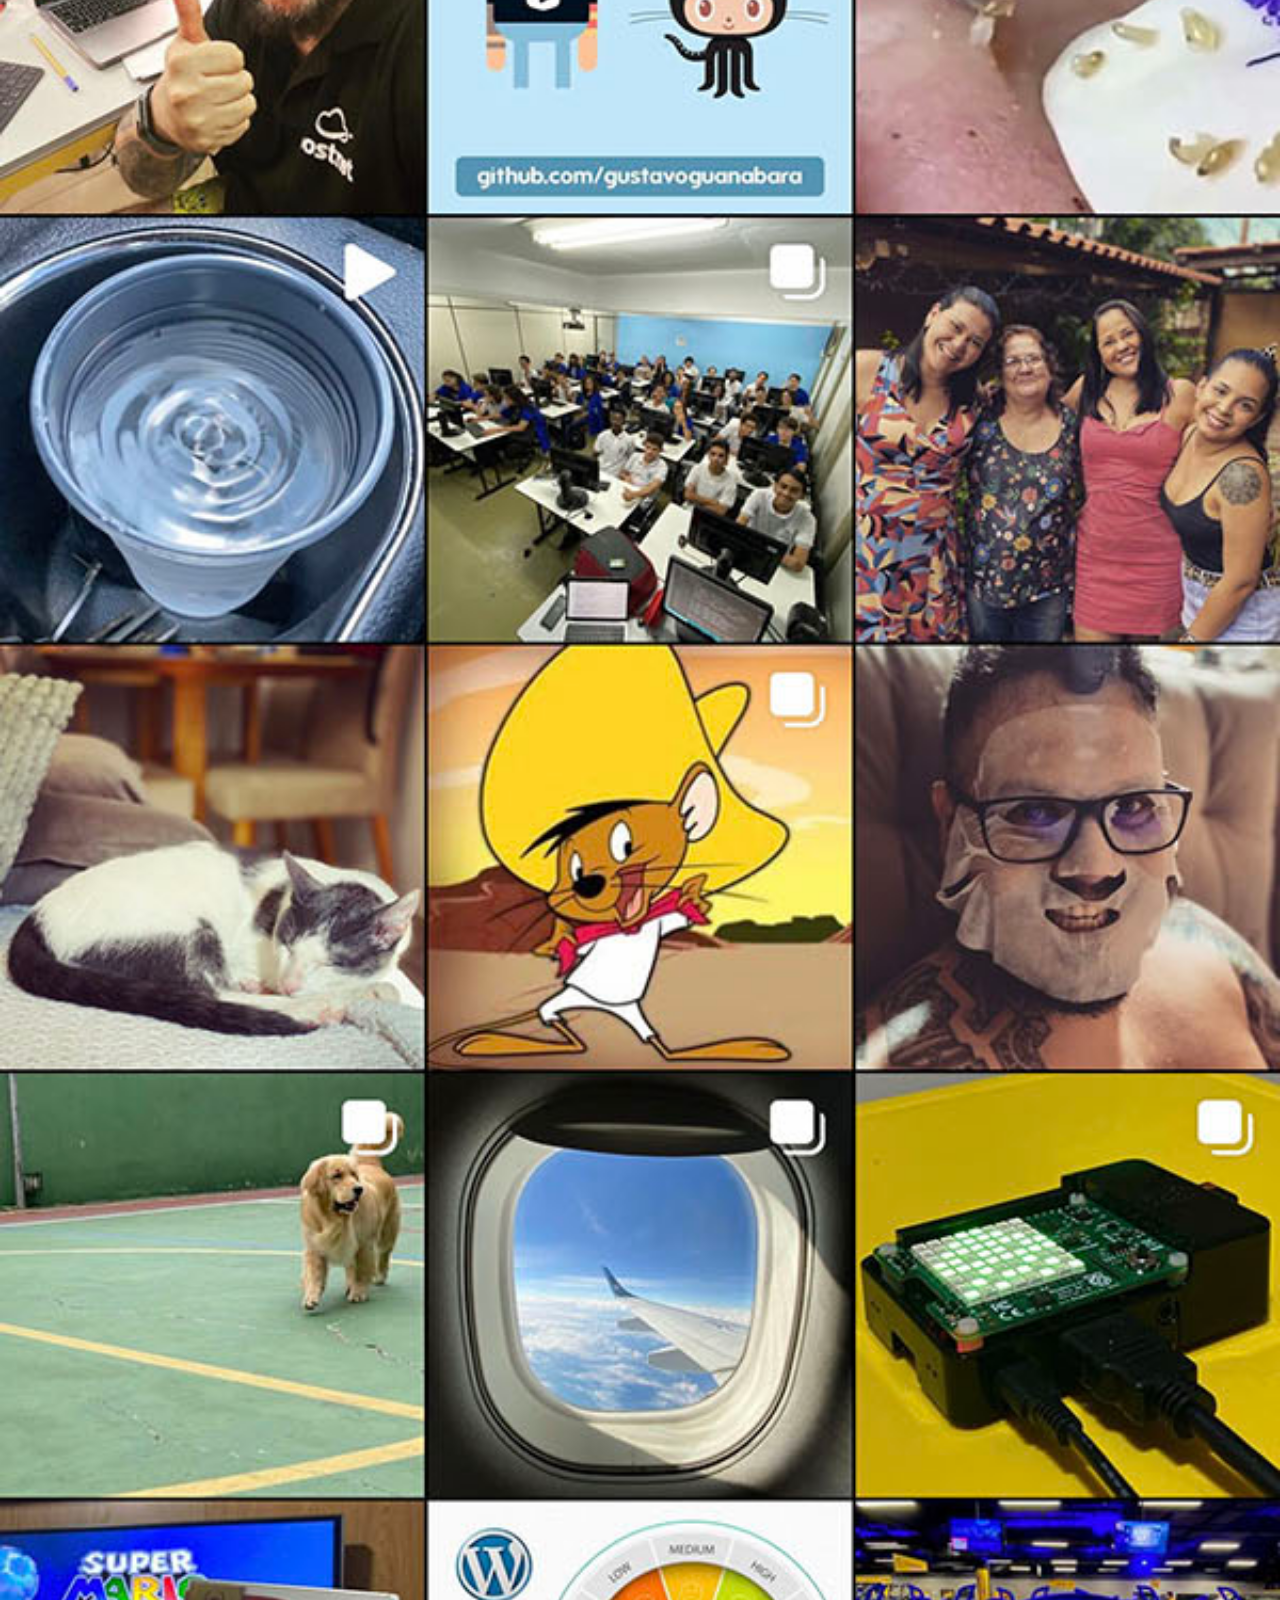
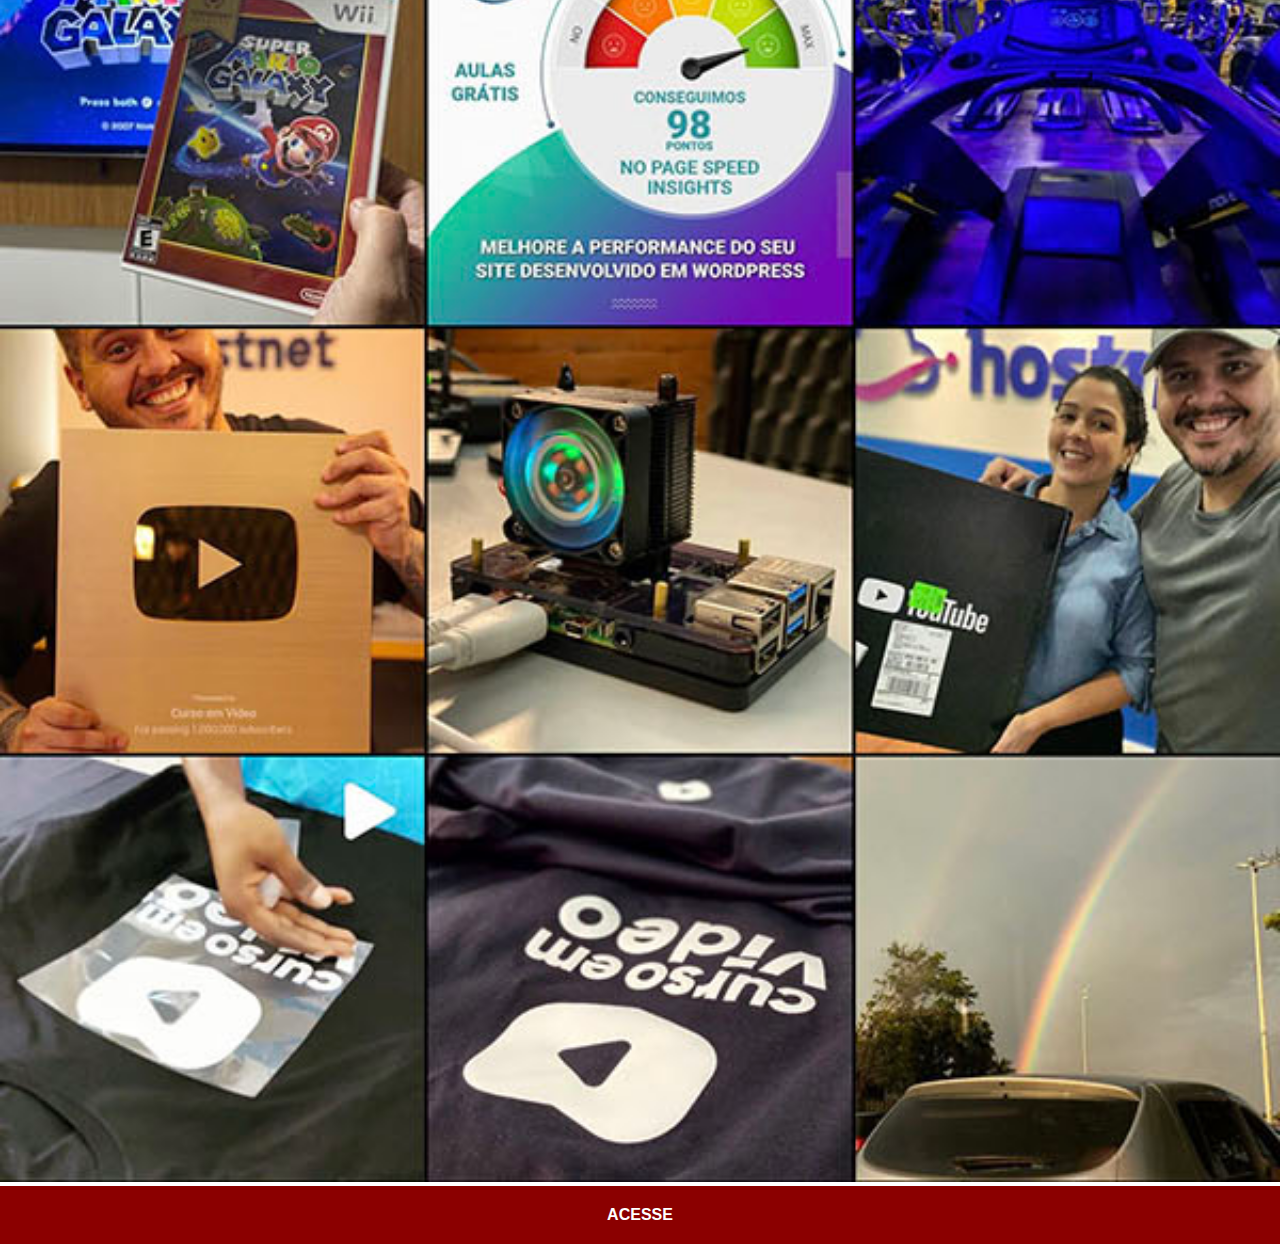
<file: instagram.html>
<!DOCTYPE html>
<html lang="pt-br">
<head>
    <meta charset="UTF-8">
    <meta name="viewport" content="width=device-width, initial-scale=1.0">
    <title>Instragram</title>
    <link rel="stylesheet" href="estilo/social.css">
</head>
<body>
    <img src="pacote-d013/desafio13/pacote-d013/imagens/tela-instagram.jpg" alt="instagram">
    <a href="https://www.instagram.com/gustavoguanabara/" target="_blank">ACESSE</a>
</body>
</html>
</file>
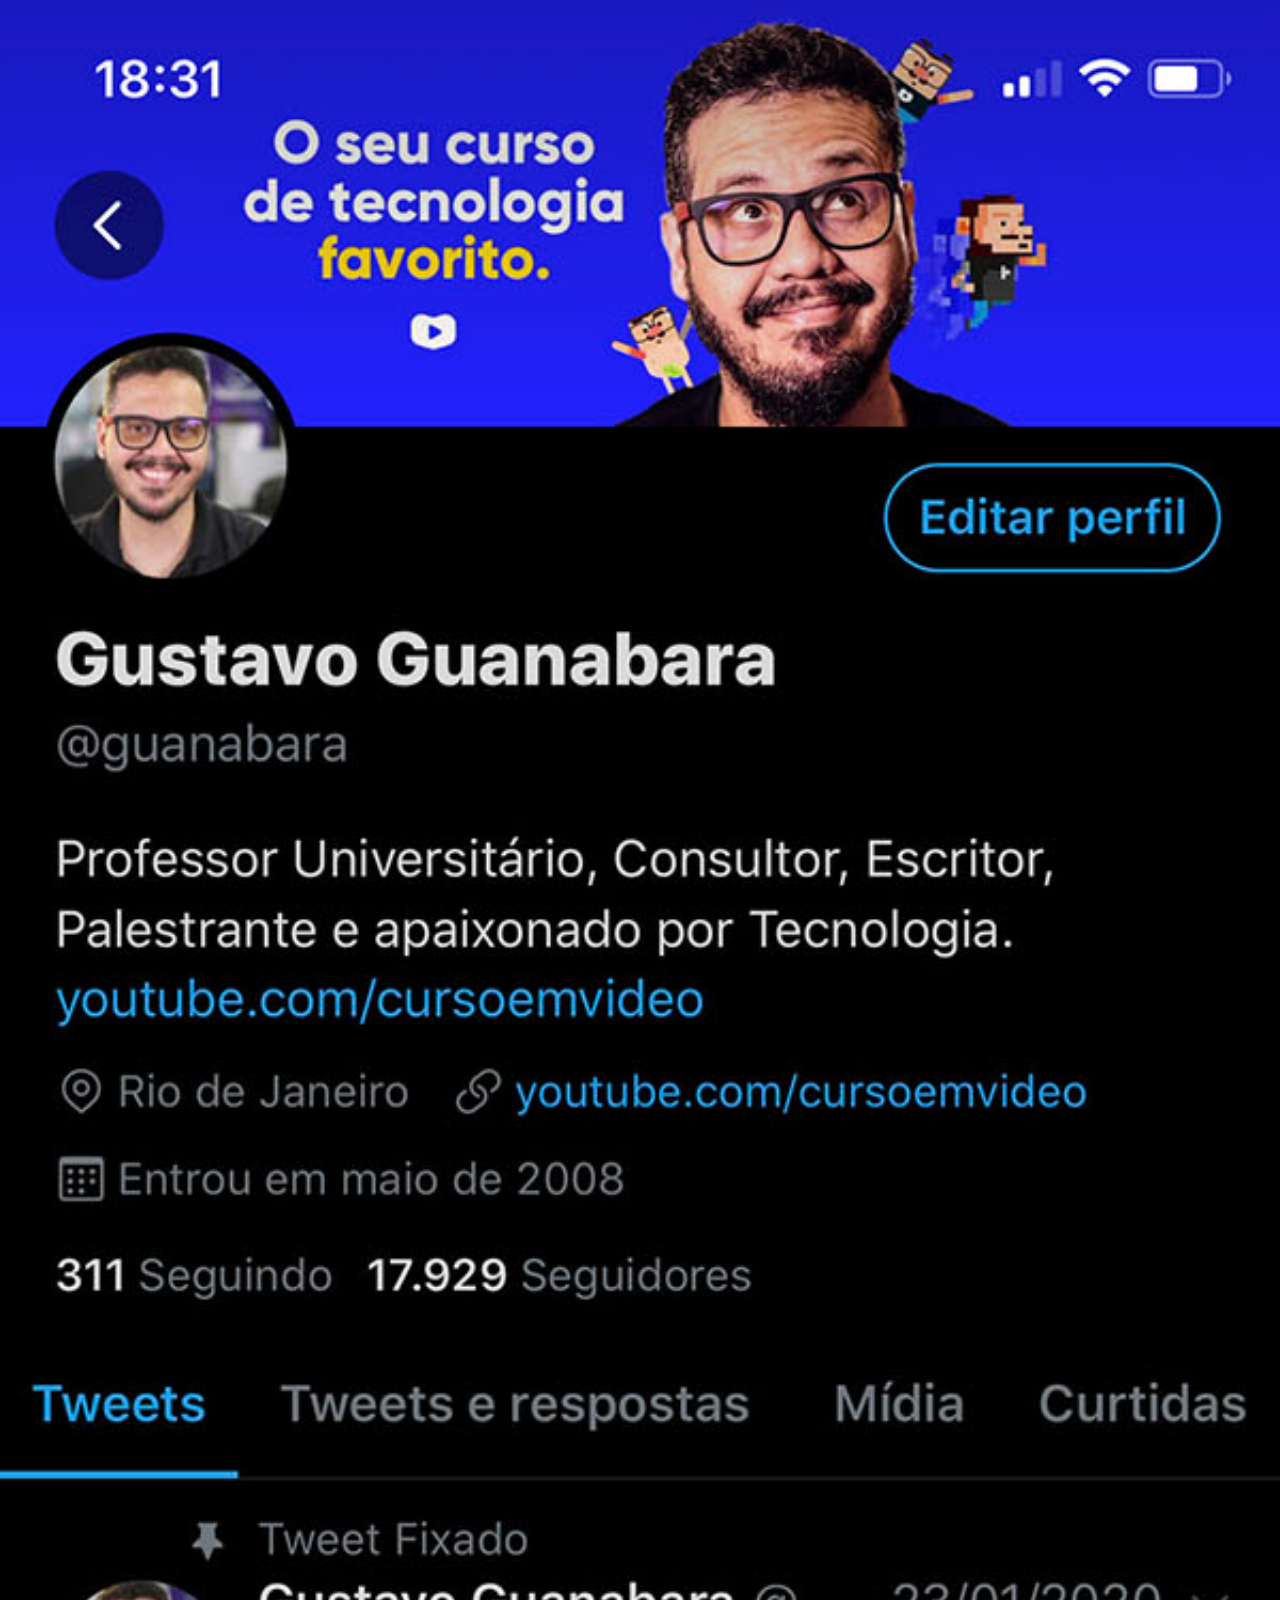
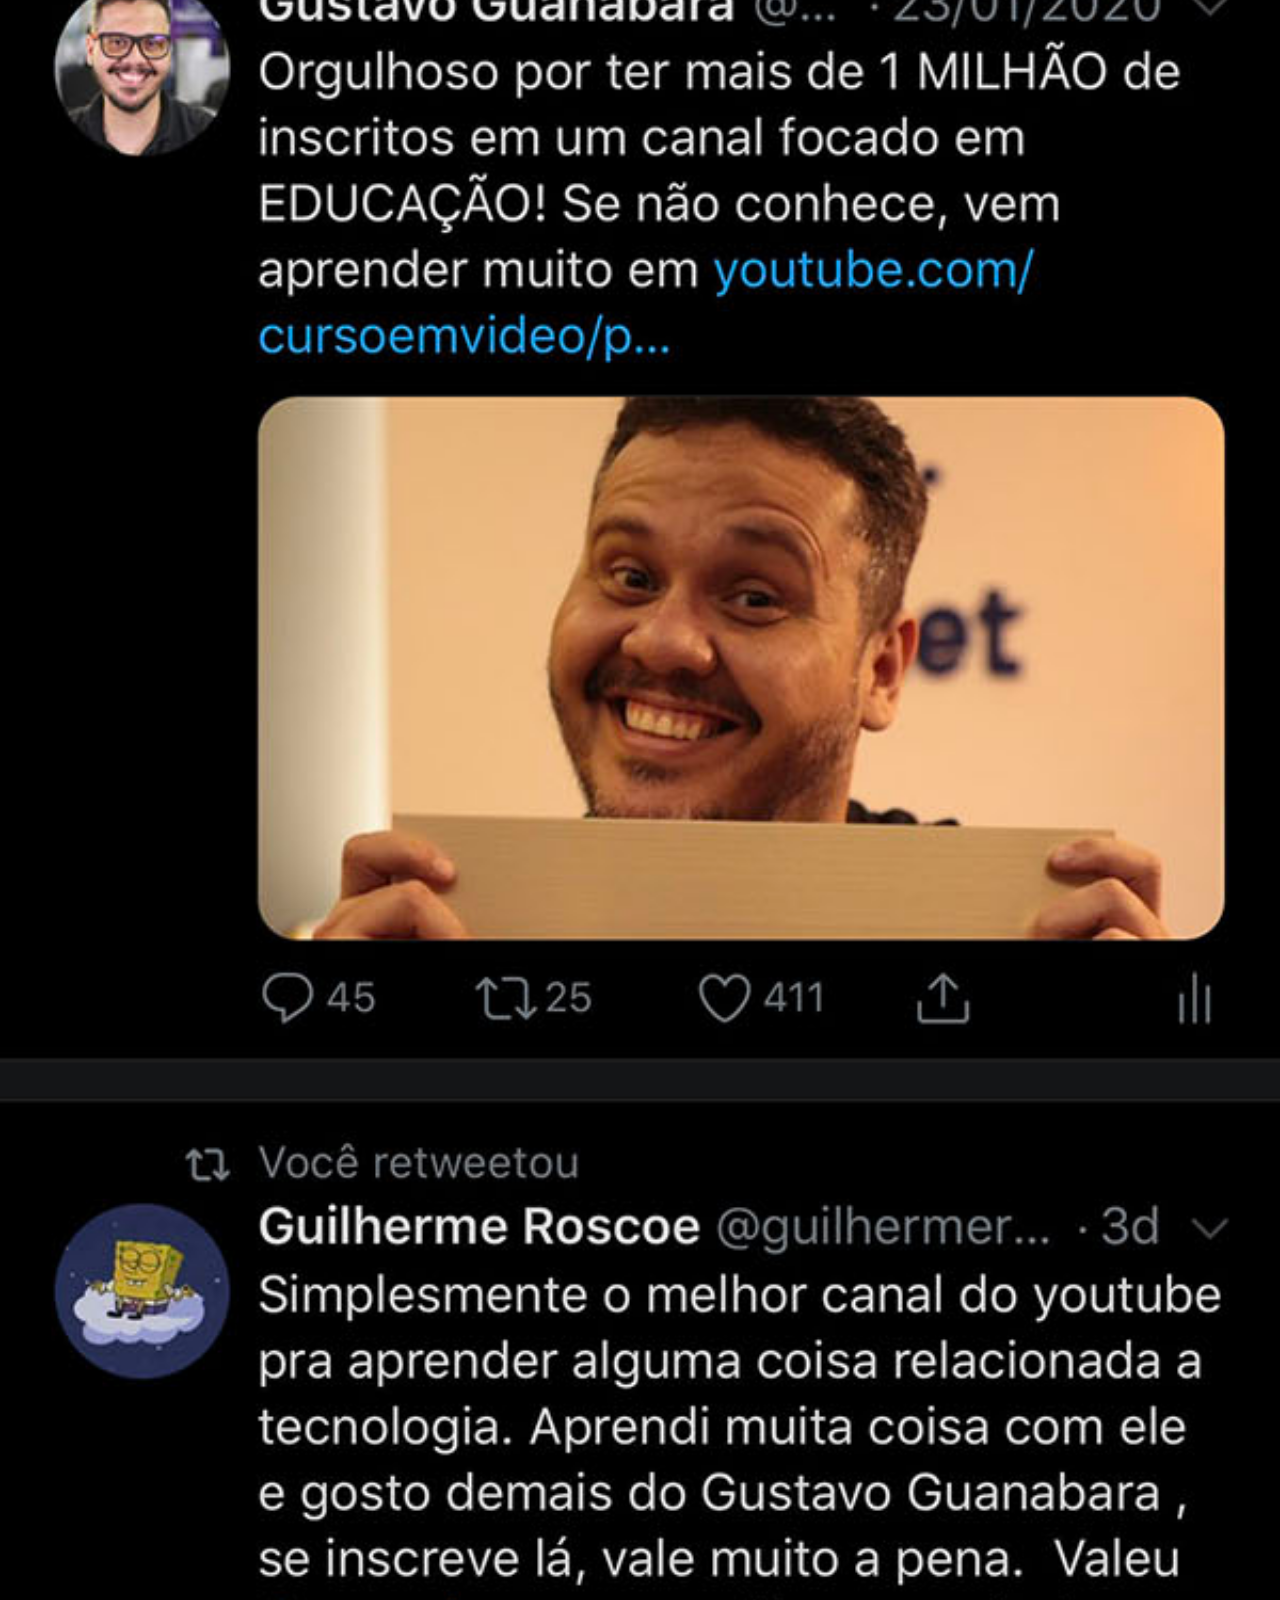
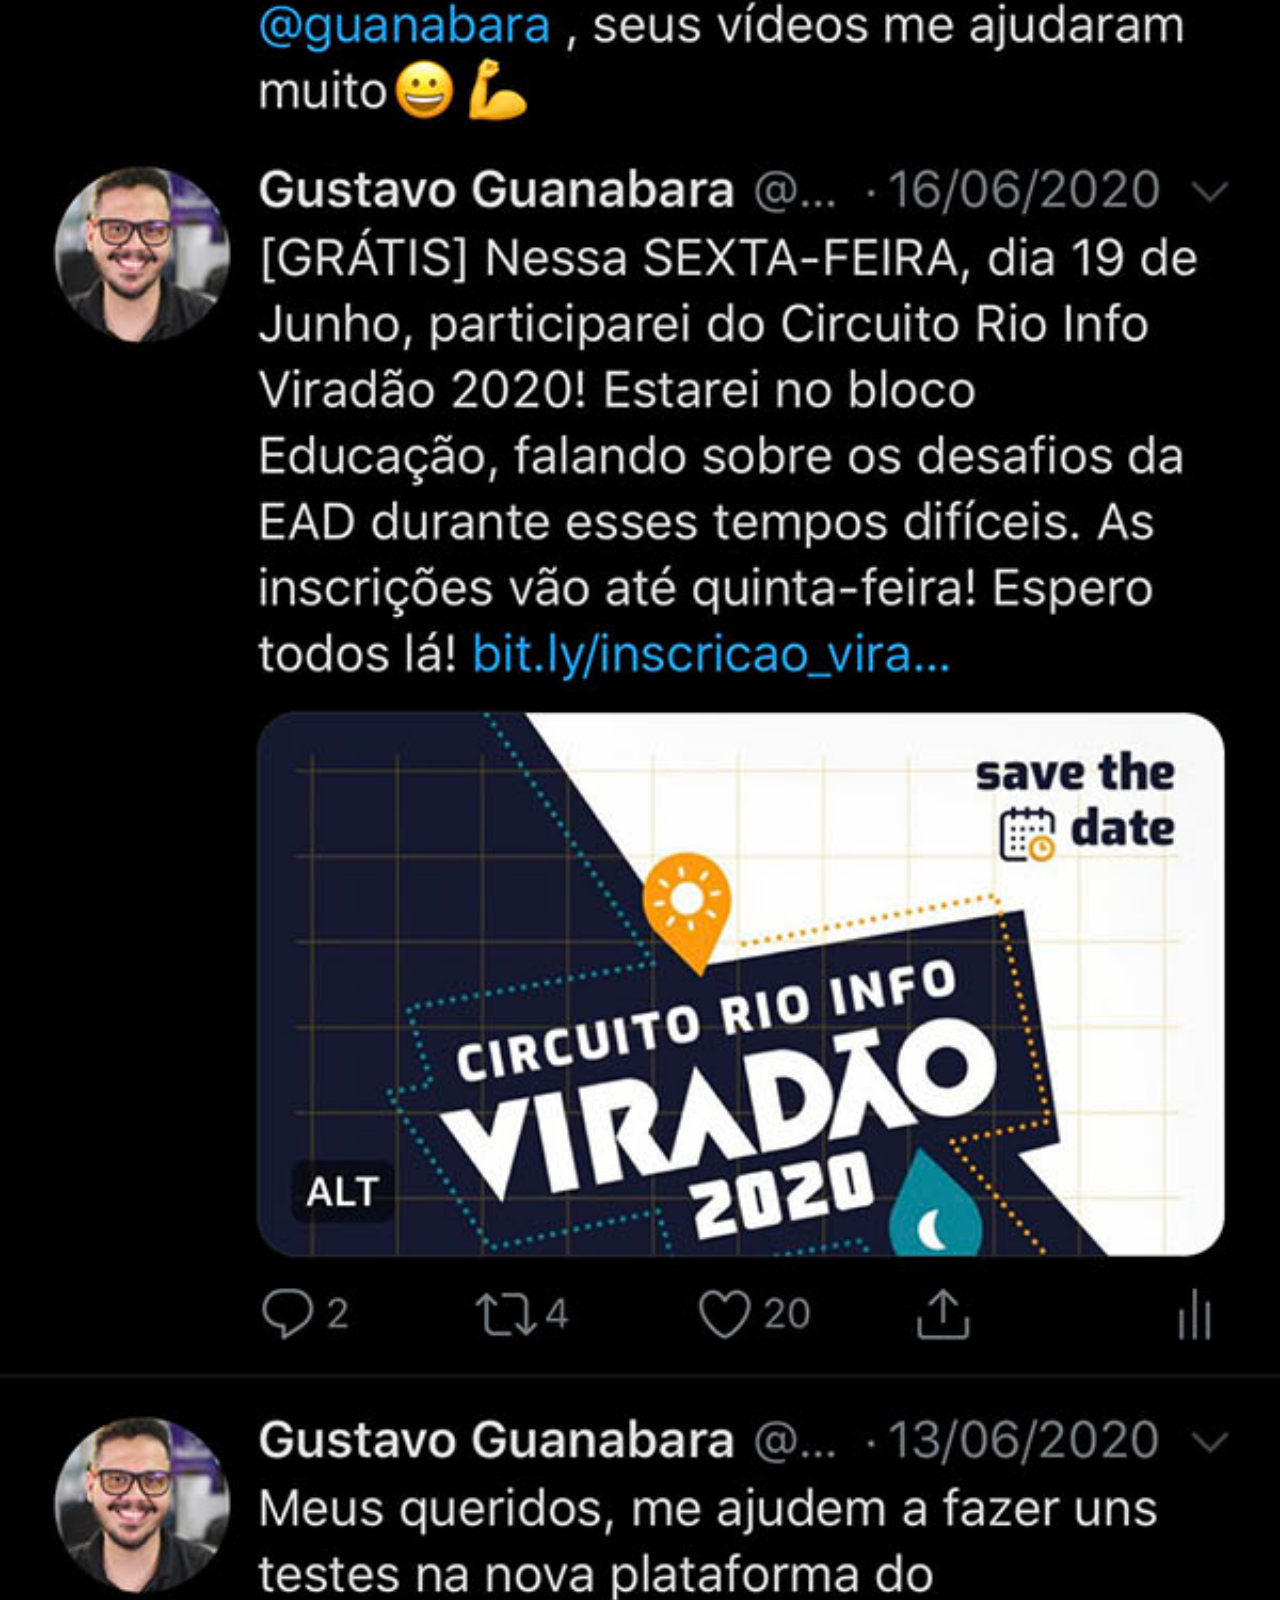
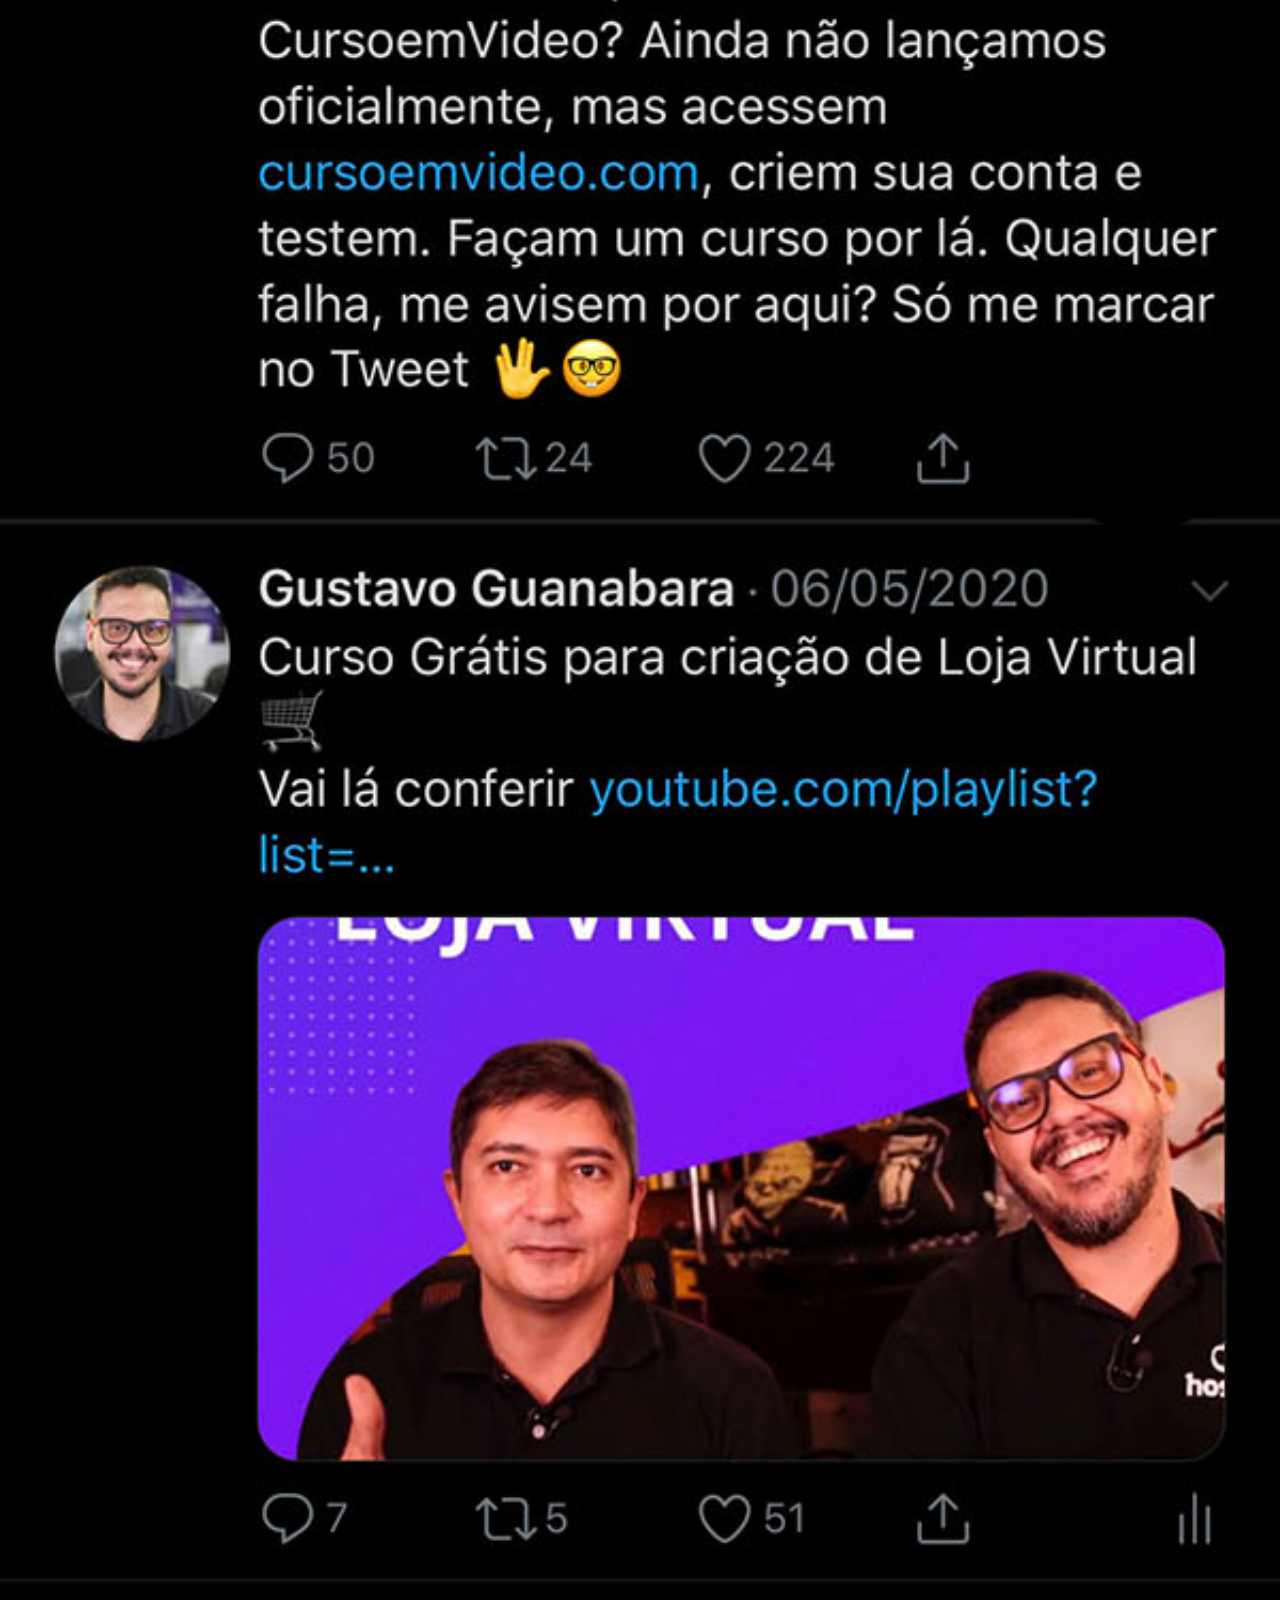
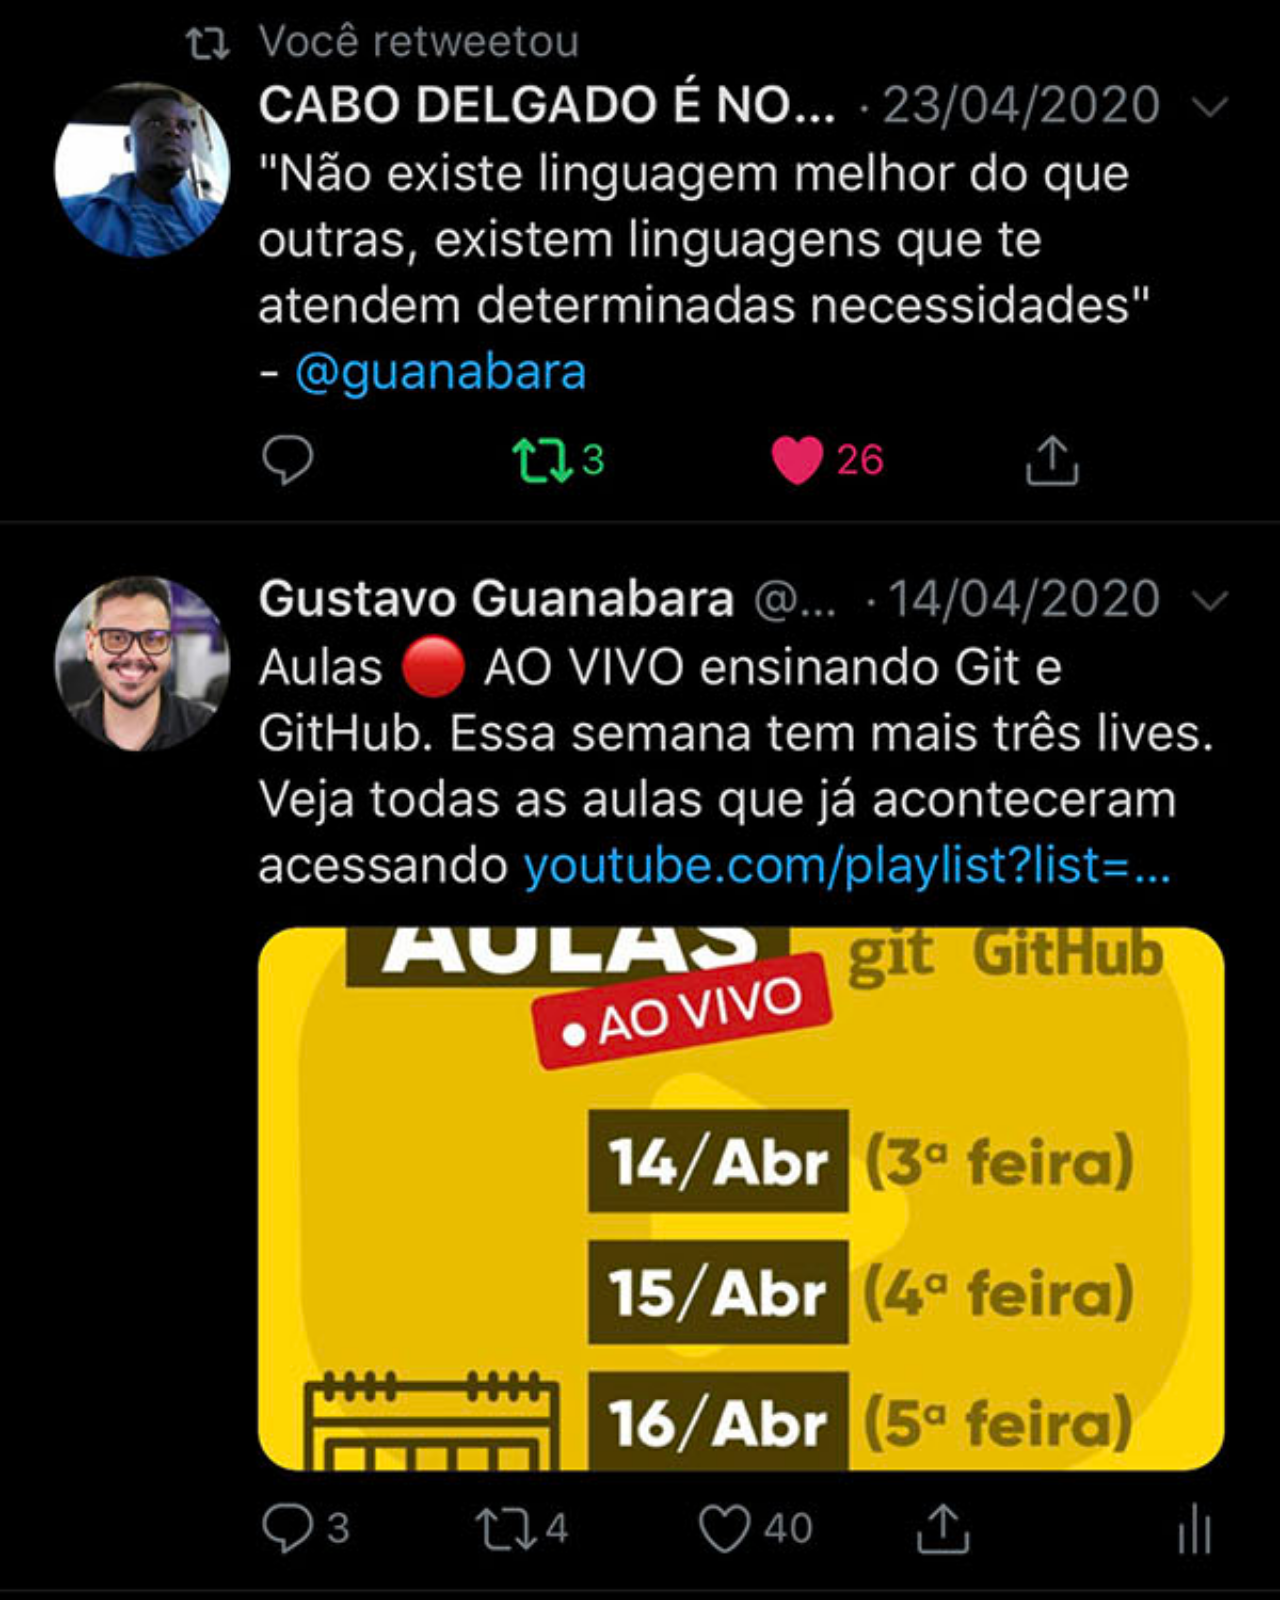
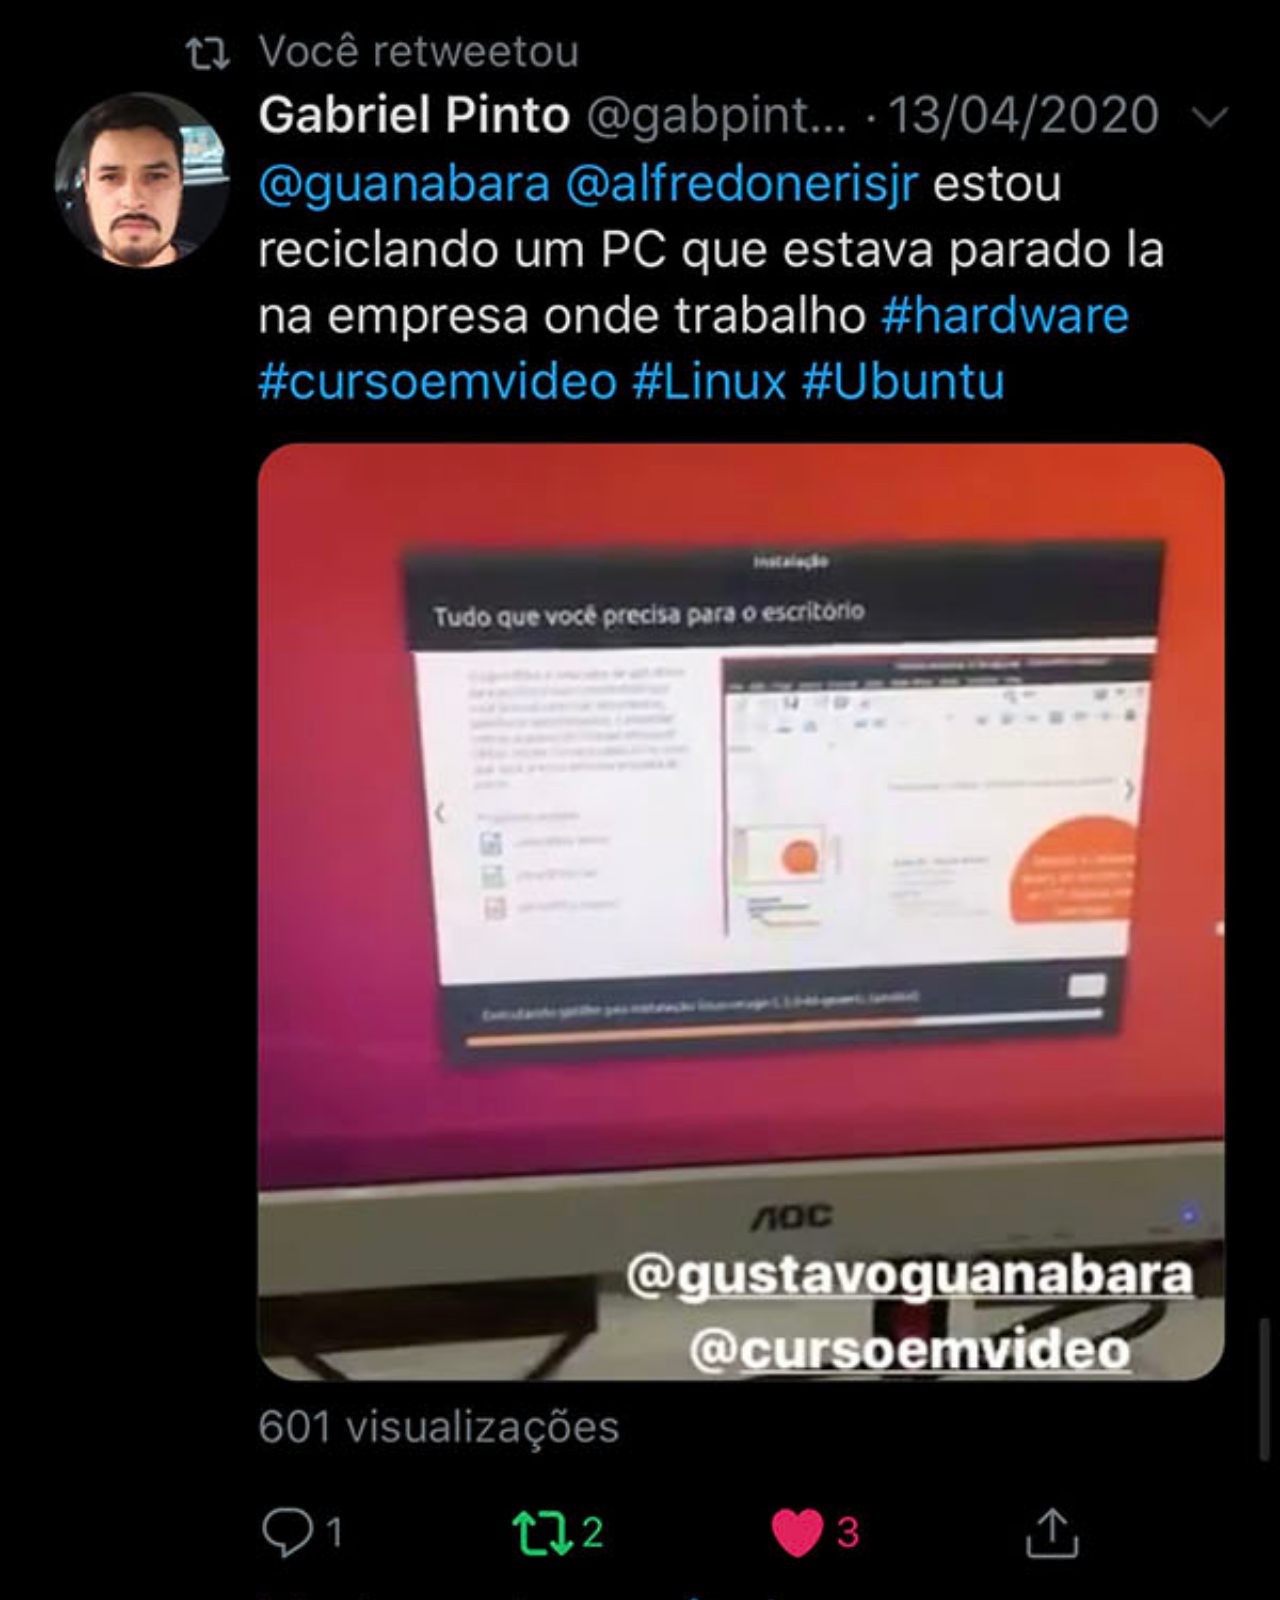
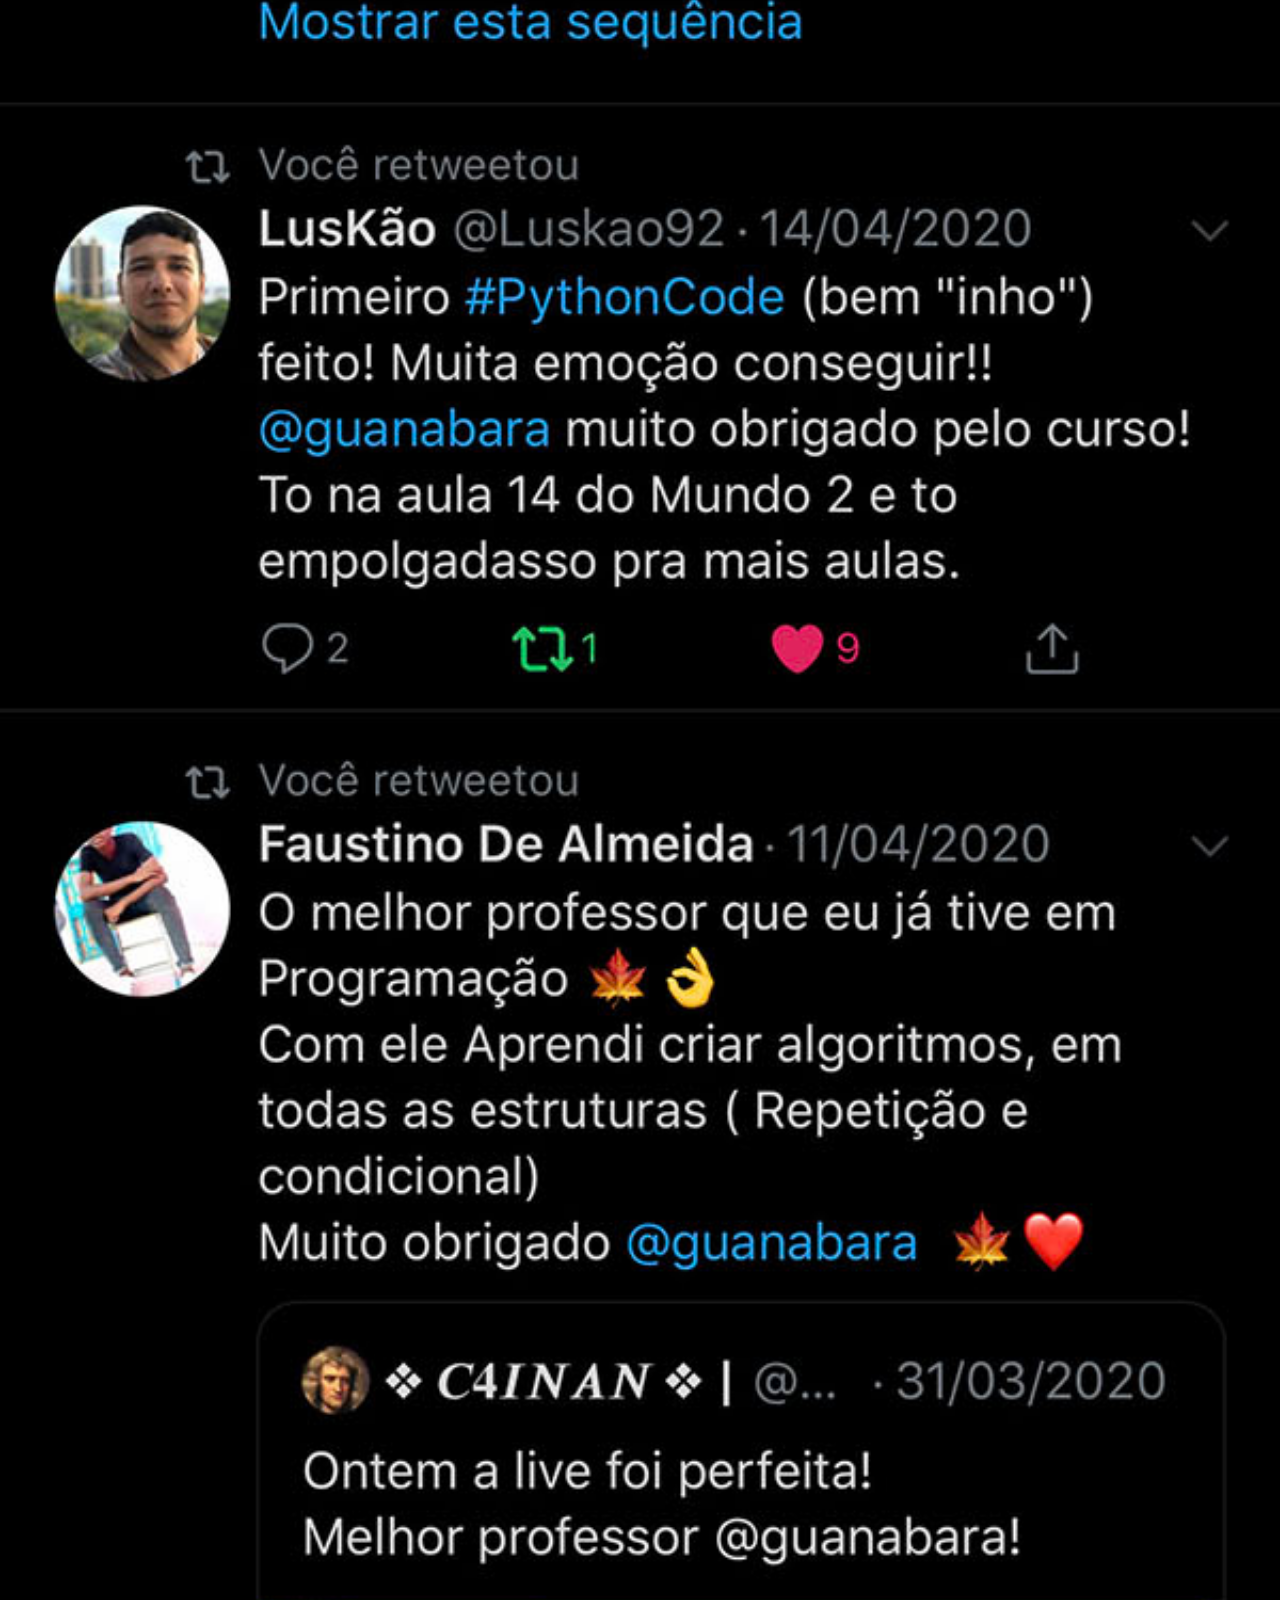
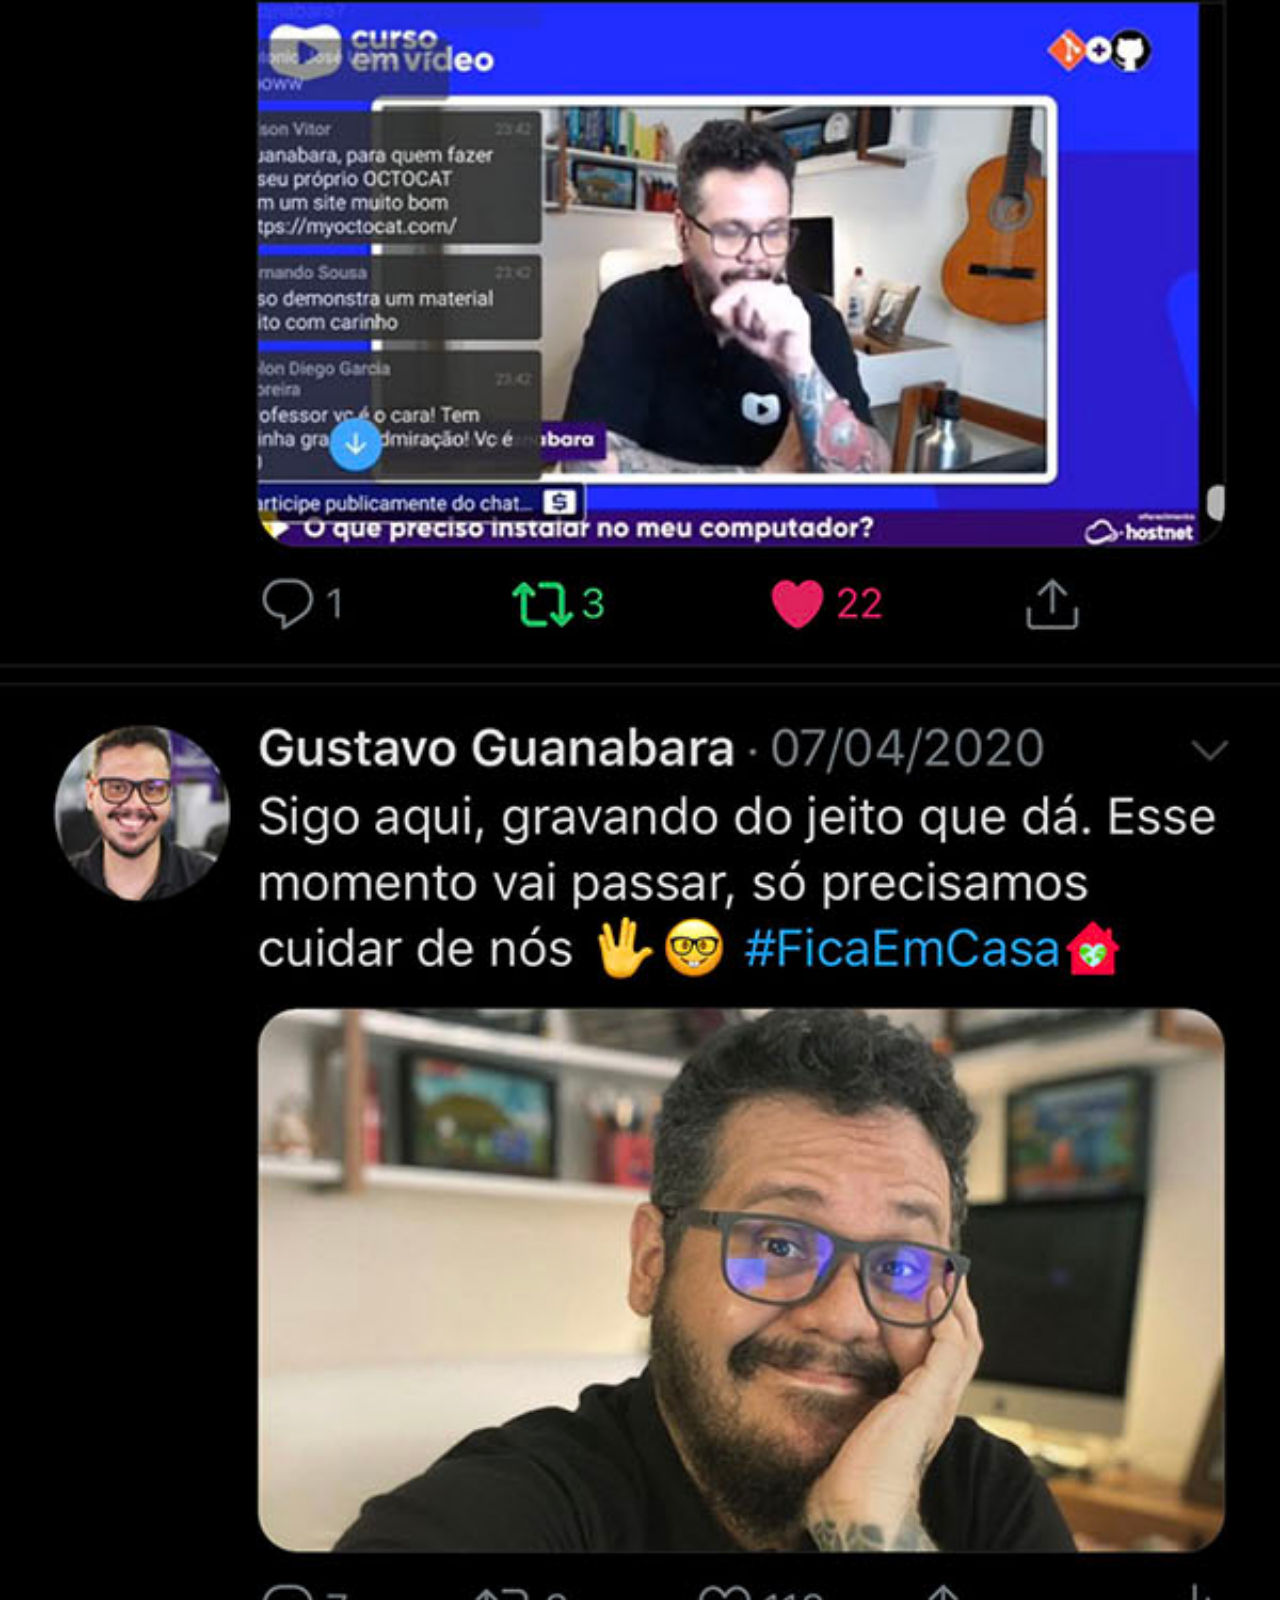
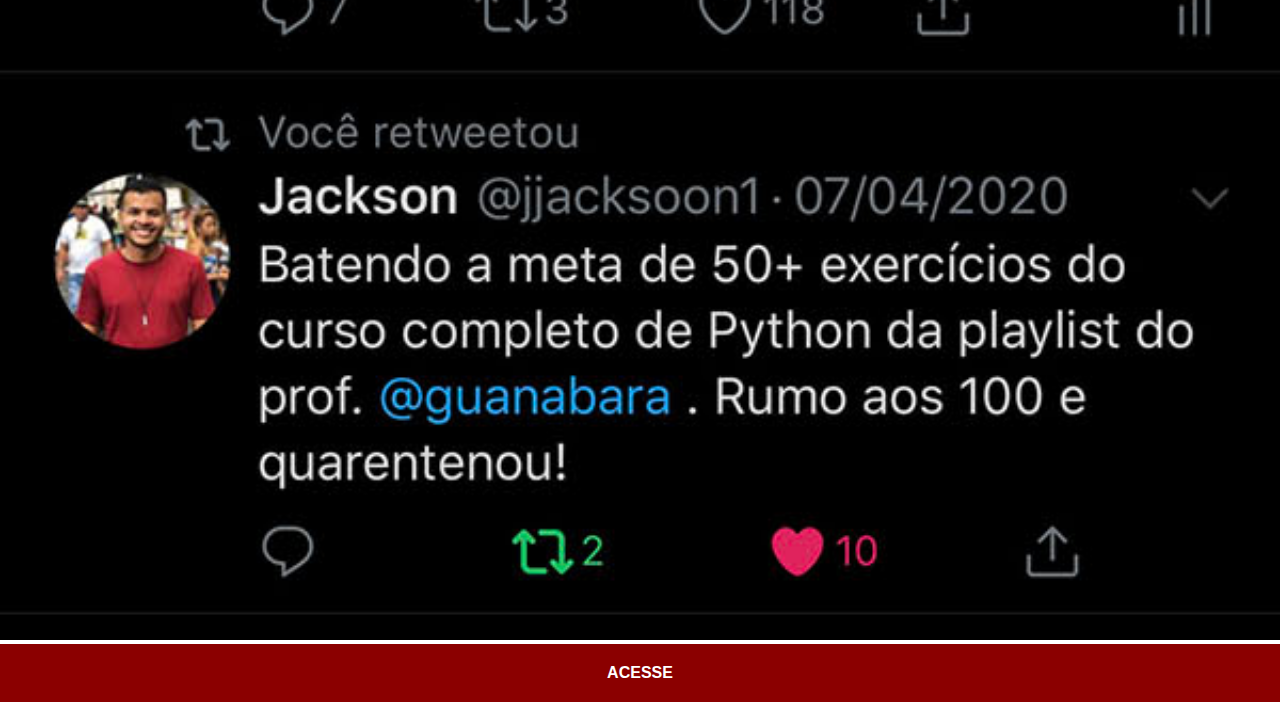
<file: twitter.html>
<!DOCTYPE html>
<html lang="pt-br">
<head>
    <meta charset="UTF-8">
    <meta name="viewport" content="width=device-width, initial-scale=1.0">
    <title>Twitter</title>
    <link rel="stylesheet" href="estilo/social.css">
</head>
<body>
    <img src="pacote-d013/desafio13/pacote-d013/imagens/tela-twitter.jpg" alt="Twitter">
    <a href="https://twitter.com/guanabara" target="_blank">ACESSE</a>
</body>
</html>
</file>
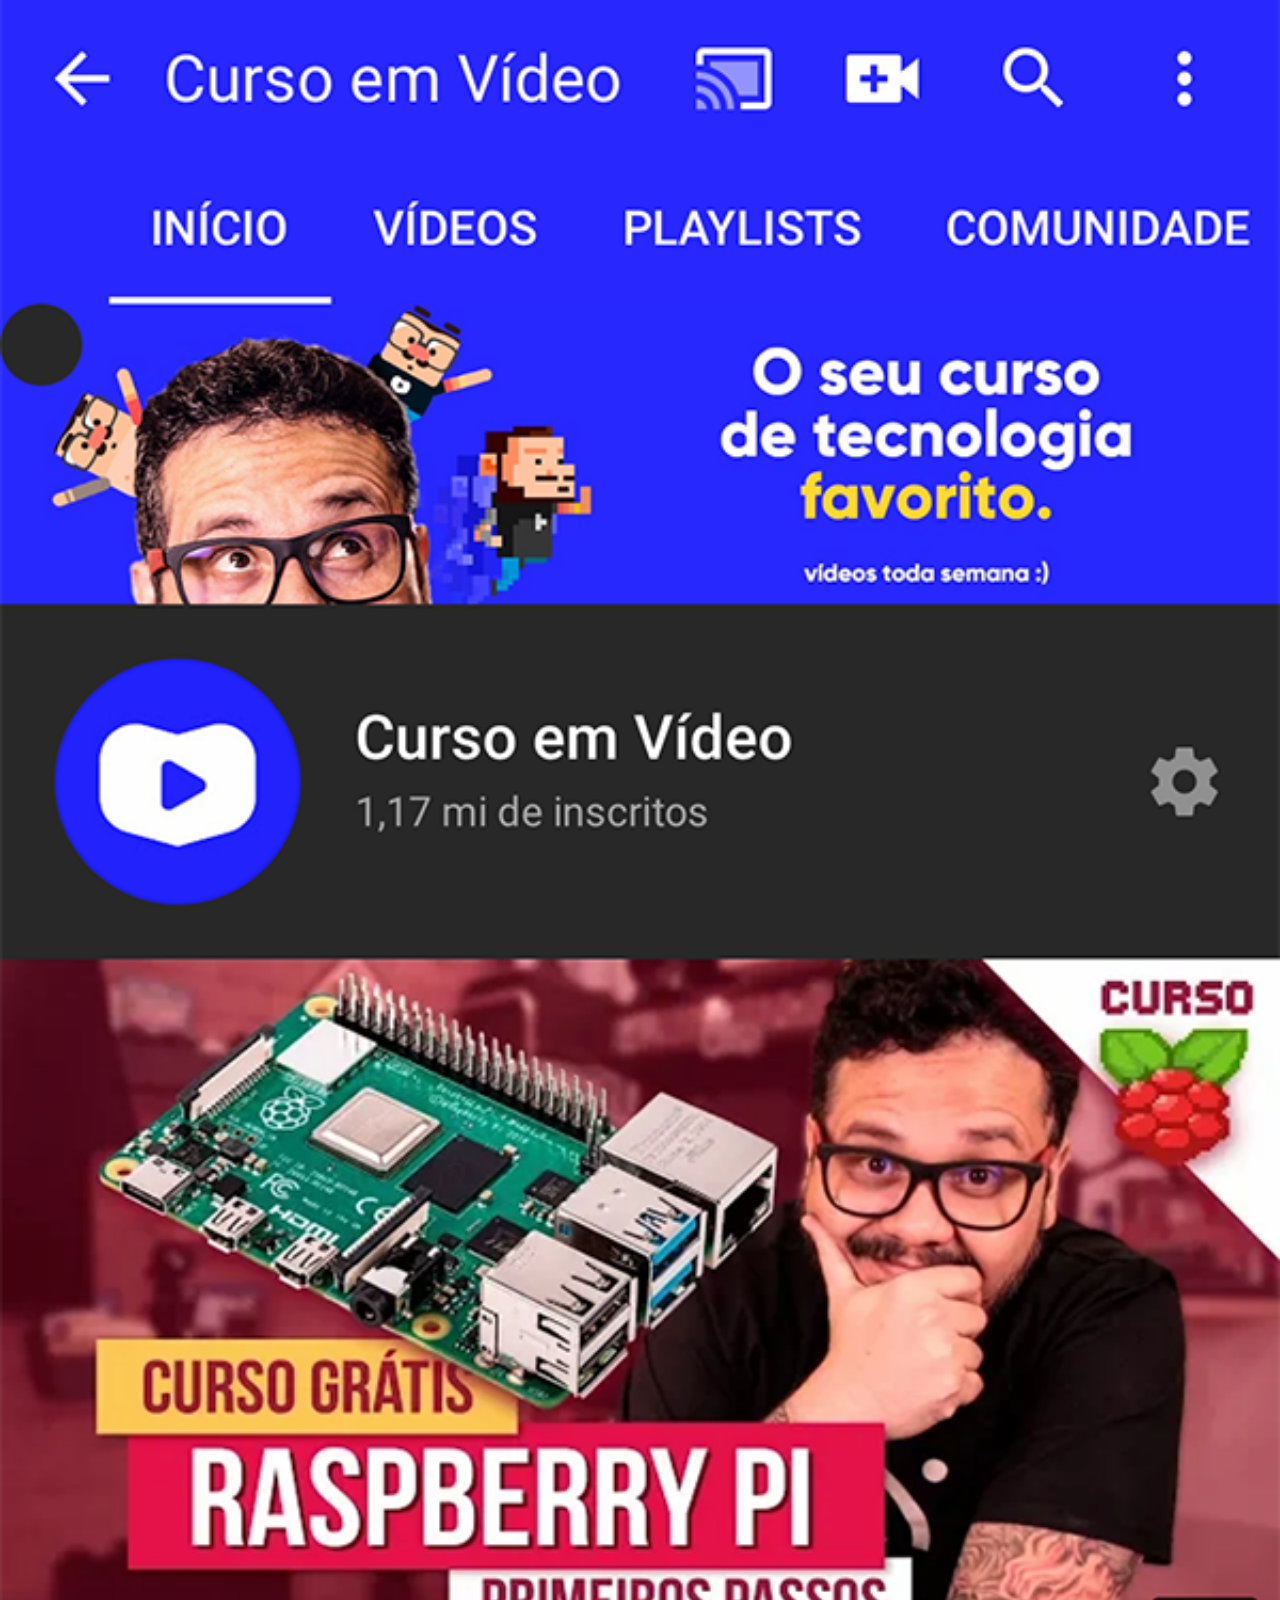
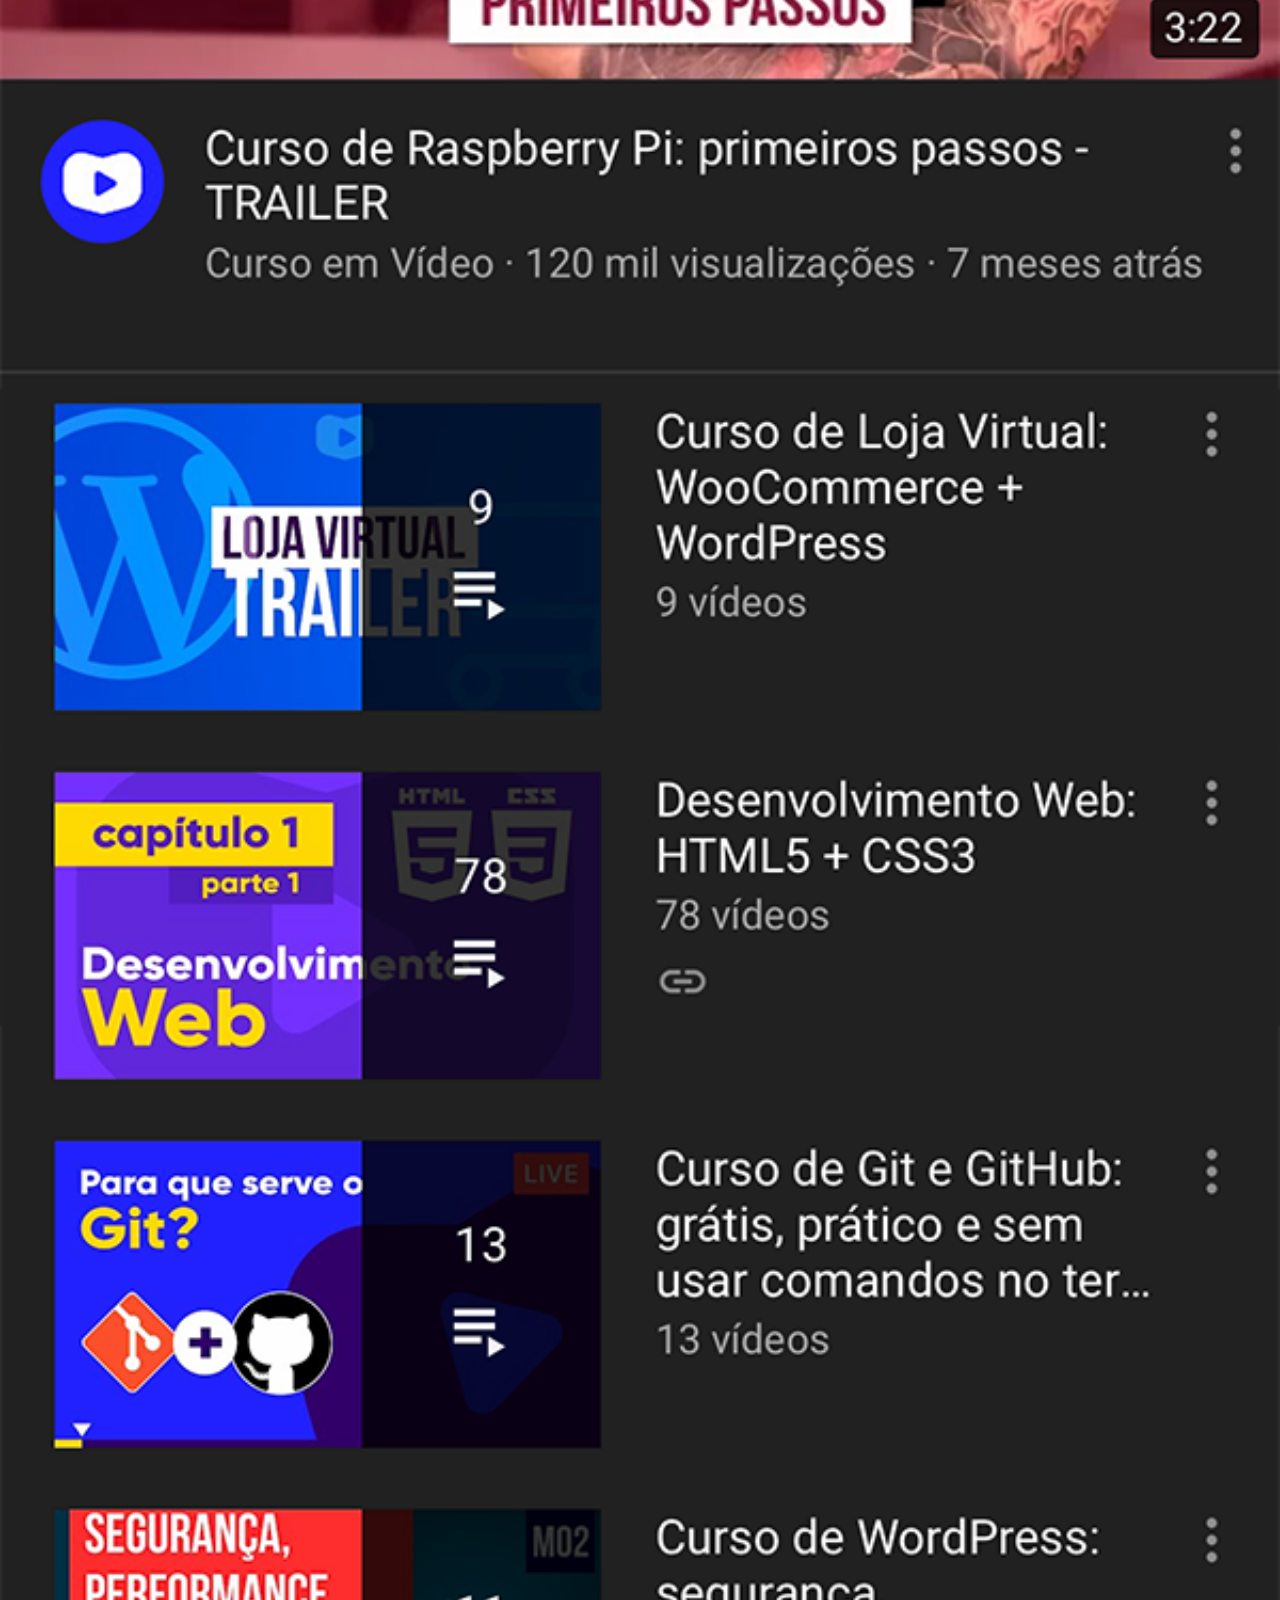
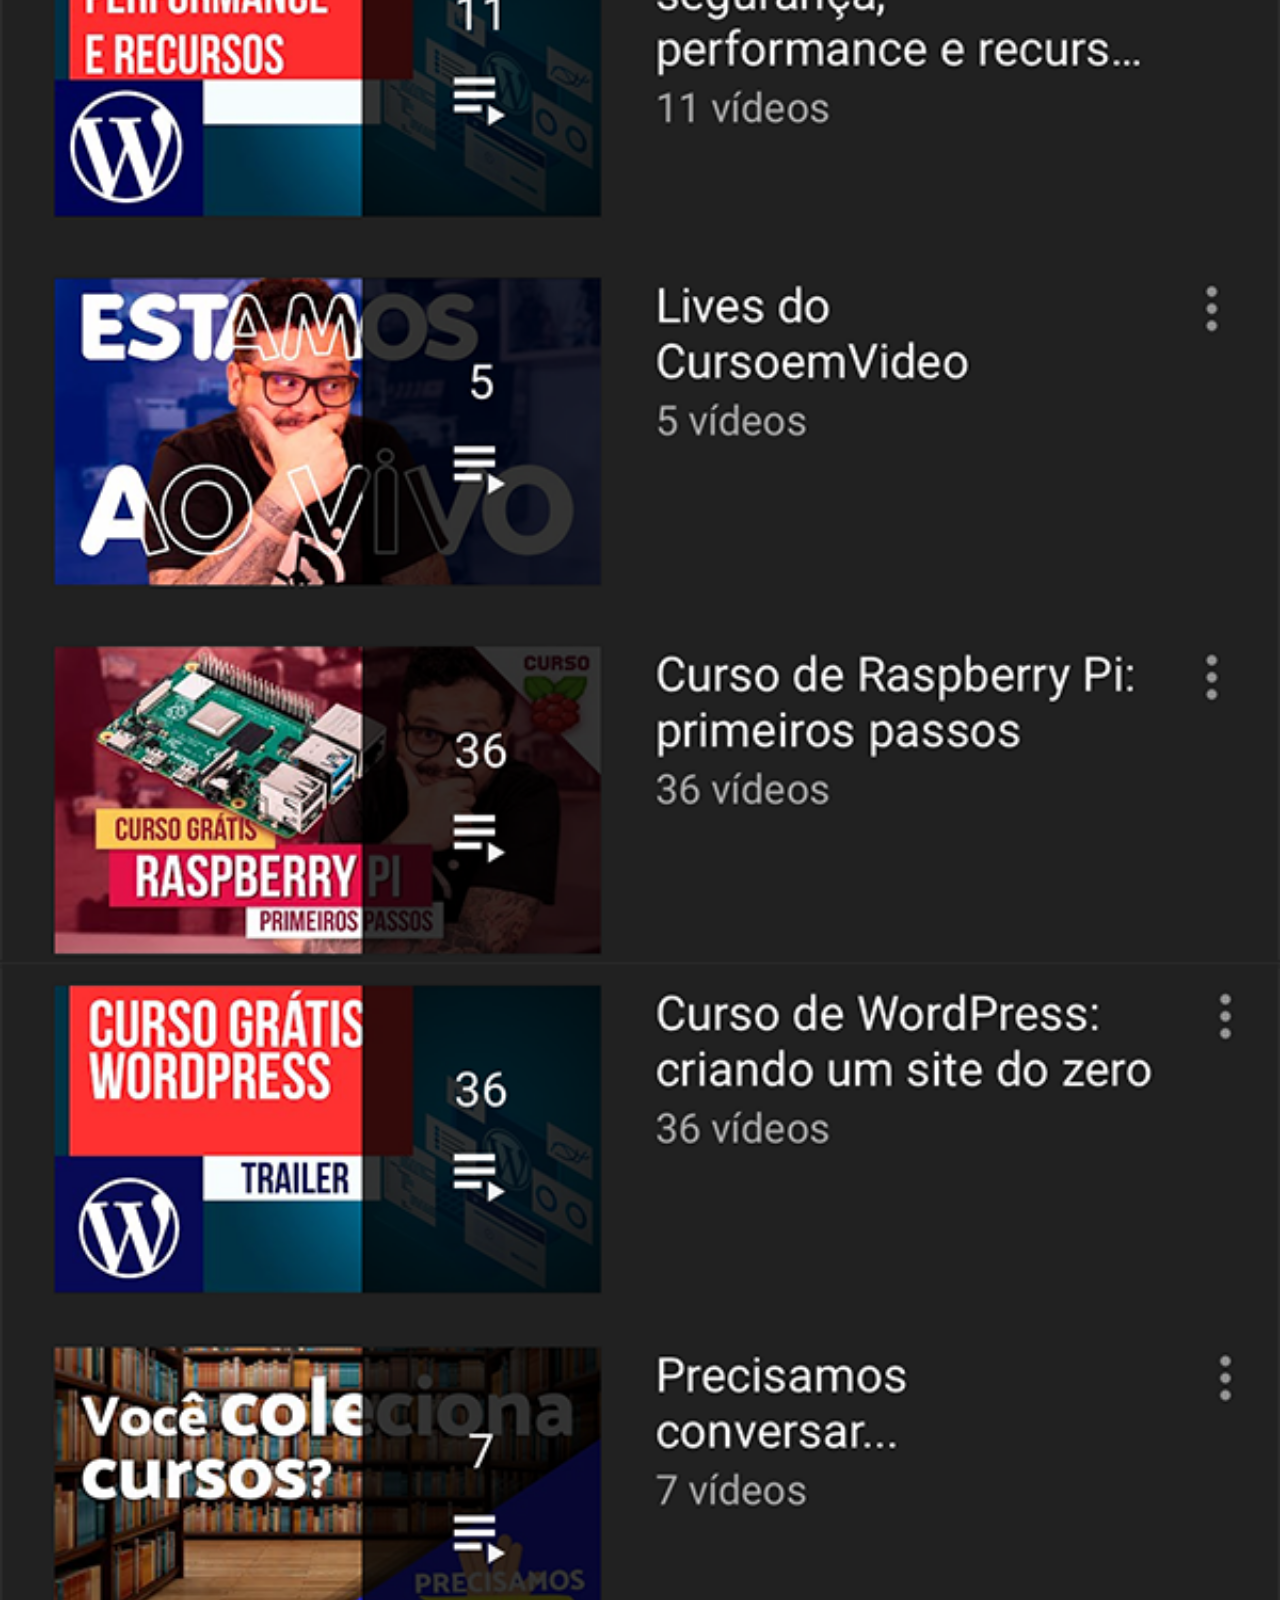
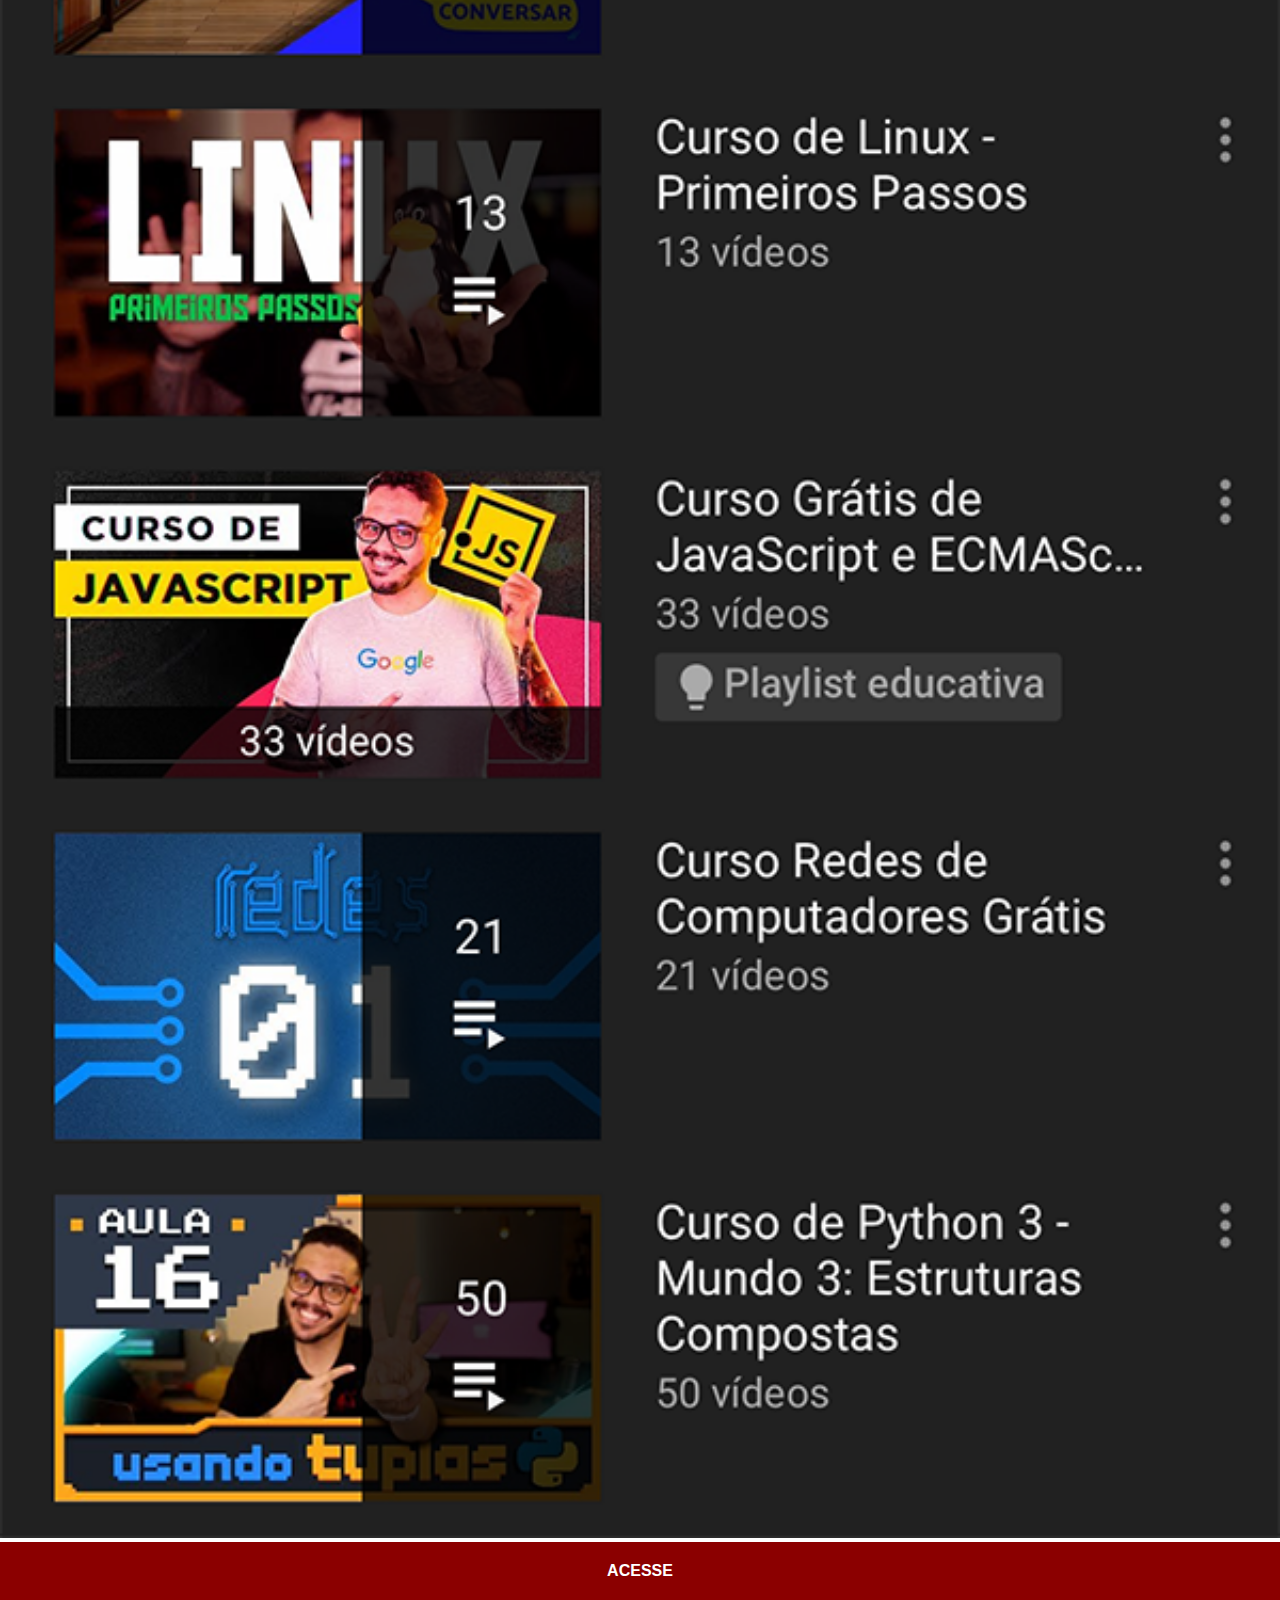
<file: youtube.html>
<!DOCTYPE html>
<html lang="pt-br">
<head>
    <meta charset="UTF-8">
    <meta name="viewport" content="width=device-width, initial-scale=1.0">
    <title>Youtubet</title>
    <link rel="stylesheet" href="estilo/social.css">
</head>
<body>
    <img src="pacote-d013/desafio13/pacote-d013/imagens/tela-youtube.png" alt="youtube">
    <a href="https://www.youtube.com/user/cursoemvideo/playlists" target="_blank">ACESSE</a>
</body>
</html>
</file>
<file: estilo/style.css>
@charset "UTF-8";

* {
    margin: 0px;
    padding: 0px;
    font-family: Arial, Helvetica, sans-serif;
}

html, body {
    height: 100vh;
    width: 100vw;
}

body {
    background: url('../pacote-d013/desafio13/pacote-d013/imagens/fundo-madeira.jpg') no-repeat top center;
    background-size: cover;
    background-attachment: fixed;
}

main {
    height: 100vh;
    position: relative;
}

section#telefone {
    height: 627px;
    width: 311px;
    background: url('../pacote-d013/desafio13/pacote-d013/imagens/frame-iphone.png') no-repeat ;
    position: absolute;
    top: 50%;
    left: 50%;
    transform: translate(-50%, -50%);
}

iframe#tela {
    position: relative;
    top: 80px;
    left: 22px;
    width: 268px;
    height: 470px;
}

section#redes-sociais {
    text-align: right;
}
section#redes-sociais img {
    width: 50px;
    margin: 10px;
    border-radius: 50%;
    box-shadow: 2px 2px 5px rgba(0, 0, 0, 0.418);
    box-sizing: border-box;
}
section#redes-sociais img:hover {
    border: 2px solid rgba(255, 255, 255, 0.397);
    transform: translate(-3px, -3px);
    box-shadow: 5px 5px 10px black;
    transition: transform 0.5s, border 0.5s;
}
</file>
<file: estilo/social.css>
@charset "UTF-8 ";

* {
    margin: 0px;
    padding: 0px;
}

::-webkit-scrollbar {
    width: 0px;
    height: 0px;
}

img {
    width: 100%;
}

a {
    display: block;
    background-color: darkred;
    color: white;
    padding: 20px;
    text-align: center;
    font-weight: bolder;
    font-family: Arial, Helvetica, sans-serif;
    text-decoration: none;
}
a:hover {
    color: red;
}
</file>
